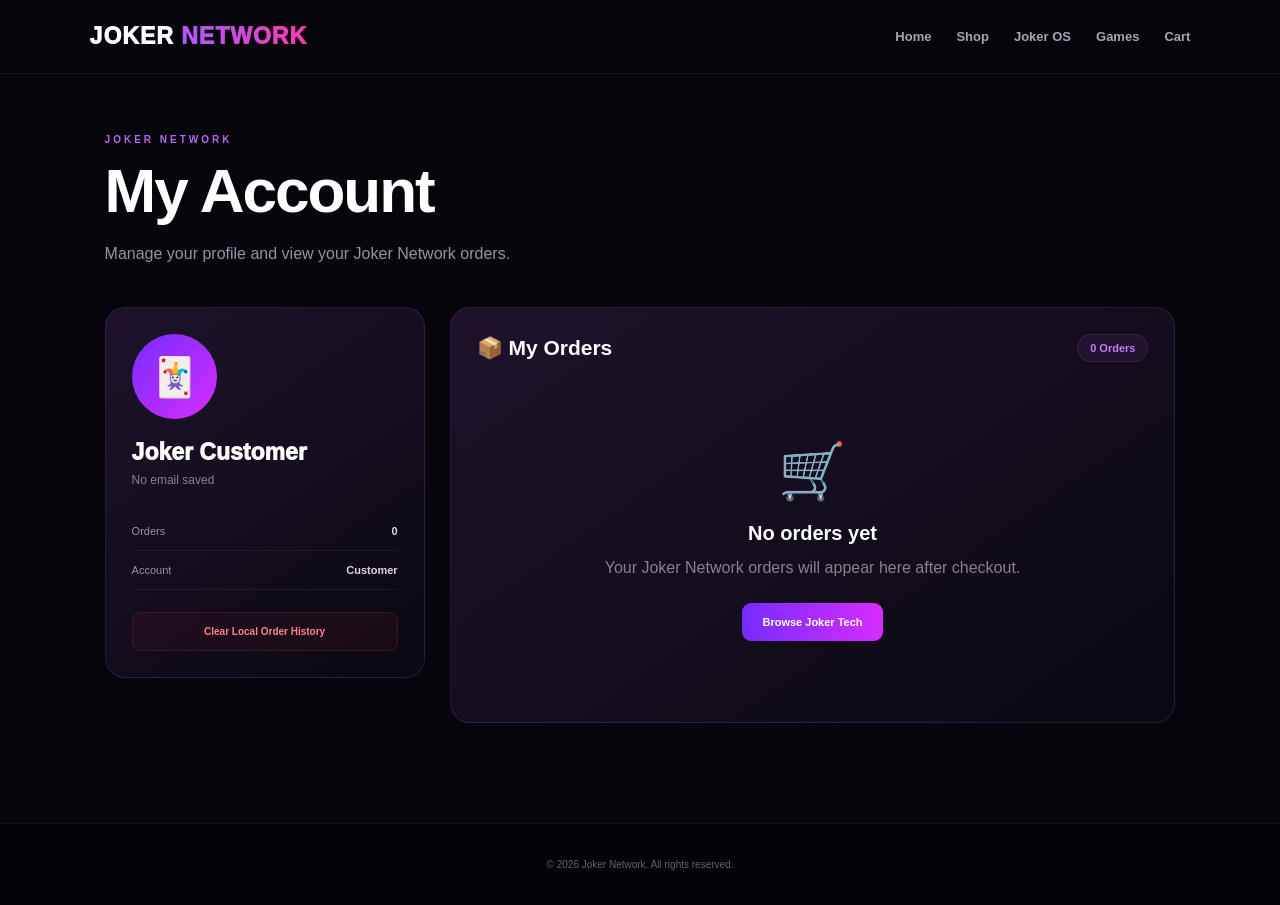
<file: account.html>
<!DOCTYPE html>
<html lang="en">
<head>
<meta charset="UTF-8">
<meta name="viewport" content="width=device-width, initial-scale=1.0">

<title>Joker Network | My Account</title>

<style>
* {
    box-sizing: border-box;
    margin: 0;
    padding: 0;
}

body {
    font-family: Arial, Helvetica, sans-serif;
    background: #07050c;
    color: #fff;
    min-height: 100vh;
}

a {
    text-decoration: none;
    color: inherit;
}

.navbar {
    position: sticky;
    top: 0;
    z-index: 1000;

    min-height: 74px;
    padding: 16px 7%;

    display: flex;
    align-items: center;
    justify-content: space-between;

    background: rgba(7,5,12,.92);
    border-bottom: 1px solid rgba(255,255,255,.07);

    backdrop-filter: blur(18px);
}

.logo {
    font-size: 23px;
    font-weight: 950;
    letter-spacing: 1px;
}

.logo-network {
    background: linear-gradient(90deg,#a75cff,#ff38b0);
    -webkit-background-clip: text;
    -webkit-text-fill-color: transparent;
}

.nav-links {
    display: flex;
    gap: 25px;
}

.nav-links a {
    color: #aaa3b2;
    font-size: 13px;
    font-weight: 700;
}

.nav-links a:hover {
    color: #d276ff;
}

.page {
    max-width: 1250px;
    margin: auto;
    padding: 60px 7% 100px;
}

.eyebrow {
    color: #b566ed;
    font-size: 10px;
    font-weight: 900;
    letter-spacing: 3px;
}

h1 {
    margin-top: 10px;
    font-size: clamp(38px,6vw,62px);
    letter-spacing: -2px;
}

.subtitle {
    margin-top: 14px;
    color: #99919f;
    line-height: 1.7;
}

.account-grid {
    margin-top: 40px;

    display: grid;
    grid-template-columns: 320px 1fr;
    gap: 25px;
}

.card {
    padding: 26px;

    border-radius: 20px;

    background:
        linear-gradient(
            145deg,
            rgba(31,19,45,.95),
            rgba(11,8,17,.98)
        );

    border: 1px solid rgba(190,100,255,.15);
}

.profile-card {
    height: fit-content;
}

.avatar {
    width: 85px;
    height: 85px;

    display: flex;
    align-items: center;
    justify-content: center;

    margin-bottom: 20px;

    border-radius: 50%;

    font-size: 38px;

    background:
        linear-gradient(
            135deg,
            #762cff,
            #d72cff
        );
}

.profile-name {
    font-size: 23px;
    font-weight: 950;
}

.profile-email {
    margin-top: 7px;

    color: #88818d;
    font-size: 12px;
    word-break: break-word;
}

.profile-info {
    margin-top: 25px;
}

.info-row {
    padding: 13px 0;

    display: flex;
    justify-content: space-between;
    gap: 15px;

    border-bottom: 1px solid rgba(255,255,255,.06);

    color: #99919f;
    font-size: 11px;
}

.info-row strong {
    color: #ddd6e1;
    text-align: right;
}

.orders-header {
    display: flex;
    align-items: center;
    justify-content: space-between;
    gap: 20px;

    margin-bottom: 22px;
}

.orders-header h2 {
    font-size: 21px;
}

.order-count {
    padding: 7px 12px;

    border-radius: 20px;

    color: #c778ff;
    background: rgba(190,100,255,.08);

    border: 1px solid rgba(190,100,255,.15);

    font-size: 11px;
    font-weight: 900;
}

.order-card {
    margin-bottom: 17px;
    padding: 20px;

    border-radius: 15px;

    background: rgba(255,255,255,.025);
    border: 1px solid rgba(255,255,255,.06);
}

.order-top {
    display: flex;
    justify-content: space-between;
    gap: 20px;
    align-items: flex-start;
}

.order-id {
    color: #c26cff;
    font-size: 12px;
    font-weight: 950;
}

.order-date {
    margin-top: 6px;

    color: #77717d;
    font-size: 10px;
}

.status {
    padding: 7px 10px;

    border-radius: 20px;

    color: #8cffb9;
    background: rgba(80,255,150,.07);

    border: 1px solid rgba(80,255,150,.12);

    font-size: 9px;
    font-weight: 900;
}

.product-name {
    margin-top: 20px;

    font-size: 17px;
    font-weight: 950;
}

.configuration {
    margin-top: 12px;

    display: grid;
    grid-template-columns: 1fr 1fr;
    gap: 8px 20px;
}

.configuration-item {
    padding: 9px 0;

    border-bottom: 1px solid rgba(255,255,255,.05);

    color: #88818d;
    font-size: 10px;
}

.configuration-item strong {
    display: block;

    margin-top: 4px;

    color: #ddd6e1;
    font-size: 11px;
}

.order-bottom {
    margin-top: 18px;
    padding-top: 17px;

    display: flex;
    justify-content: space-between;
    align-items: center;

    border-top: 1px solid rgba(255,255,255,.07);
}

.order-price {
    font-size: 19px;
    font-weight: 950;

    color: #c26cff;
}

.empty {
    padding: 55px 20px;

    text-align: center;
}

.empty-icon {
    font-size: 55px;
}

.empty h3 {
    margin-top: 18px;
    font-size: 20px;
}

.empty p {
    margin-top: 10px;

    color: #88818d;
    line-height: 1.6;
}

.shop-button {
    display: inline-block;

    margin-top: 22px;
    padding: 13px 20px;

    border-radius: 9px;

    background: linear-gradient(
        90deg,
        #762cff,
        #d72cff
    );

    font-size: 11px;
    font-weight: 900;
}

.danger-button {
    width: 100%;

    margin-top: 22px;
    padding: 13px;

    border-radius: 9px;

    background: rgba(255,60,90,.05);

    border: 1px solid rgba(255,60,90,.16);

    color: #ff8095;

    cursor: pointer;

    font-size: 10px;
    font-weight: 900;
}

.danger-button:hover {
    background: rgba(255,60,90,.1);
}

footer {
    padding: 35px 7%;

    background: #040308;

    border-top: 1px solid rgba(255,255,255,.06);

    text-align: center;

    color: #66606d;
    font-size: 10px;
}

@media(max-width:850px) {

    .account-grid {
        grid-template-columns: 1fr;
    }

}

@media(max-width:600px) {

    .nav-links {
        display: none;
    }

    .page {
        padding: 45px 5% 70px;
    }

    .configuration {
        grid-template-columns: 1fr;
    }

    .order-top {
        flex-direction: column;
    }

}
</style>
</head>

<body>

<header class="navbar">

    <a href="index.html" class="logo">
        JOKER
        <span class="logo-network">NETWORK</span>
    </a>

    <nav class="nav-links">

        <a href="index.html">Home</a>

        <a href="shop.html">Shop</a>

        <a href="joker-os.html">Joker OS</a>

        <a href="games.html">Games</a>

        <a href="cart.html">Cart</a>

    </nav>

</header>


<main class="page">

    <div class="eyebrow">
        JOKER NETWORK
    </div>

    <h1>
        My Account
    </h1>

    <p class="subtitle">
        Manage your profile and view your Joker Network orders.
    </p>


    <section class="account-grid">


        <!-- PROFILE -->

        <aside class="card profile-card">

            <div class="avatar">
                🃏
            </div>

            <div
                id="profileName"
                class="profile-name"
            >
                Joker Customer
            </div>

            <div
                id="profileEmail"
                class="profile-email"
            >
                No email saved
            </div>


            <div class="profile-info">

                <div class="info-row">

                    <span>
                        Orders
                    </span>

                    <strong id="profileOrders">
                        0
                    </strong>

                </div>

                <div class="info-row">

                    <span>
                        Account
                    </span>

                    <strong>
                        Customer
                    </strong>

                </div>

            </div>


            <button
                id="clearOrders"
                class="danger-button"
            >
                Clear Local Order History
            </button>

        </aside>


        <!-- ORDERS -->

        <section class="card">

            <div class="orders-header">

                <h2>
                    📦 My Orders
                </h2>

                <span
                    id="orderCount"
                    class="order-count"
                >
                    0 Orders
                </span>

            </div>


            <div id="ordersContainer">

                <!-- Orders inserted by JavaScript -->

            </div>

        </section>

    </section>

</main>


<footer>

    © 2026 Joker Network. All rights reserved.

</footer>


<script>

/* =========================================
   LOAD ORDERS
========================================= */

function getOrders() {

    try {

        return JSON.parse(
            localStorage.getItem(
                "jokerOrders"
            ) || "[]"
        );

    } catch(error) {

        return [];

    }

}


/* =========================================
   FORMAT PRICE
========================================= */

function formatPrice(price) {

    return "₹" +
        Number(price || 0)
            .toLocaleString("en-IN");

}


/* =========================================
   FORMAT DATE
========================================= */

function formatDate(date) {

    const d =
        new Date(date);

    if (isNaN(d.getTime())) {
        return "Date unavailable";
    }

    return d.toLocaleDateString(
        "en-IN",
        {
            day: "2-digit",
            month: "short",
            year: "numeric"
        }
    );

}


/* =========================================
   ESCAPE HTML
========================================= */

function escapeHTML(value) {

    return String(value ?? "")
        .replace(/&/g, "&amp;")
        .replace(/</g, "&lt;")
        .replace(/>/g, "&gt;")
        .replace(/"/g, "&quot;")
        .replace(/'/g, "&#039;");

}


/* =========================================
   DISPLAY ORDERS
========================================= */

function displayOrders() {

    const orders =
        getOrders();

    const container =
        document.getElementById(
            "ordersContainer"
        );

    const count =
        document.getElementById(
            "orderCount"
        );

    const profileOrders =
        document.getElementById(
            "profileOrders"
        );


    count.textContent =
        orders.length +
        (
            orders.length === 1
                ? " Order"
                : " Orders"
        );


    profileOrders.textContent =
        orders.length;


    if (!orders.length) {

        container.innerHTML = `

            <div class="empty">

                <div class="empty-icon">
                    🛒
                </div>

                <h3>
                    No orders yet
                </h3>

                <p>
                    Your Joker Network orders
                    will appear here after checkout.
                </p>

                <a
                    href="shop.html"
                    class="shop-button"
                >
                    Browse Joker Tech
                </a>

            </div>

        `;

        return;

    }


    /*
       Newest order first
    */

    const newestFirst =
        [...orders].reverse();


    container.innerHTML =
        newestFirst
            .map(
                (order) => {

                    const product =
                        order.product || {};

                    const customer =
                        order.customer || {};


                    return `

                        <article
                            class="order-card"
                        >

                            <div
                                class="order-top"
                            >

                                <div>

                                    <div
                                        class="order-id"
                                    >
                                        ${escapeHTML(
                                            order.orderId ||
                                            "Unknown Order"
                                        )}
                                    </div>

                                    <div
                                        class="order-date"
                                    >
                                        ${formatDate(
                                            order.createdAt
                                        )}
                                    </div>

                                </div>


                                <span
                                    class="status"
                                >
                                    ${escapeHTML(
                                        order.status ||
                                        "Order Received"
                                    )}
                                </span>

                            </div>


                            <div
                                class="product-name"
                            >
                                ${escapeHTML(
                                    product.product ||
                                    "Joker Tech PC"
                                )}
                            </div>


                            <div
                                class="configuration"
                            >

                                <div
                                    class="configuration-item"
                                >

                                    Processor

                                    <strong>
                                        ${escapeHTML(
                                            product.processor ||
                                            "Not specified"
                                        )}
                                    </strong>

                                </div>


                                <div
                                    class="configuration-item"
                                >

                                    RAM

                                    <strong>
                                        ${escapeHTML(
                                            product.ram ||
                                            "Not specified"
                                        )}
                                    </strong>

                                </div>


                                <div
                                    class="configuration-item"
                                >

                                    Storage

                                    <strong>
                                        ${escapeHTML(
                                            product.storage ||
                                            "Not specified"
                                        )}
                                    </strong>

                                </div>


                                <div
                                    class="configuration-item"
                                >

                                    Graphics

                                    <strong>
                                        ${escapeHTML(
                                            product.graphics ||
                                            "Integrated Graphics"
                                        )}
                                    </strong>

                                </div>

                            </div>


                            <div
                                class="order-bottom"
                            >

                                <div>

                                    <div
                                        style="
                                        color:#77717d;
                                        font-size:9px;
                                        margin-bottom:5px;
                                        "
                                    >
                                        ORDER TOTAL
                                    </div>

                                    <div
                                        class="order-price"
                                    >
                                        ${formatPrice(
                                            product.price
                                        )}
                                    </div>

                                </div>


                                <div
                                    style="
                                    text-align:right;
                                    color:#77717d;
                                    font-size:9px;
                                    line-height:1.6;
                                    "
                                >

                                    ${escapeHTML(
                                        customer.name ||
                                        "Customer"
                                    )}

                                    <br>

                                    ${escapeHTML(
                                        customer.state ||
                                        ""
                                    )}

                                </div>

                            </div>

                        </article>

                    `;

                }
            )
            .join("");

}


/* =========================================
   PROFILE INFORMATION
========================================= */

function loadProfile() {

    const orders =
        getOrders();


    if (!orders.length) {
        return;
    }


    /*
       Use latest customer's information
    */

    const latest =
        orders[orders.length - 1];


    const customer =
        latest.customer || {};


    if (customer.name) {

        document
            .getElementById(
                "profileName"
            )
            .textContent =
            customer.name;

    }


    if (customer.email) {

        document
            .getElementById(
                "profileEmail"
            )
            .textContent =
            customer.email;

    } else {

        document
            .getElementById(
                "profileEmail"
            )
            .textContent =
            "No email saved";

    }

}


/* =========================================
   CLEAR ORDERS
========================================= */

document
    .getElementById(
        "clearOrders"
    )
    .addEventListener(
        "click",
        function() {

            const orders =
                getOrders();


            if (!orders.length) {

                alert(
                    "There are no orders to clear."
                );

                return;

            }


            const confirmed =
                confirm(
                    "Are you sure you want to clear your local order history?"
                );


            if (!confirmed) {
                return;
            }


            localStorage.removeItem(
                "jokerOrders"
            );


            localStorage.removeItem(
                "jokerLastOrder"
            );


            displayOrders();


            document
                .getElementById(
                    "profileName"
                )
                .textContent =
                "Joker Customer";


            document
                .getElementById(
                    "profileEmail"
                )
                .textContent =
                "No email saved";

        }
    );


/* =========================================
   START
========================================= */

displayOrders();

loadProfile();

</script>

</body>
</html>
</file>
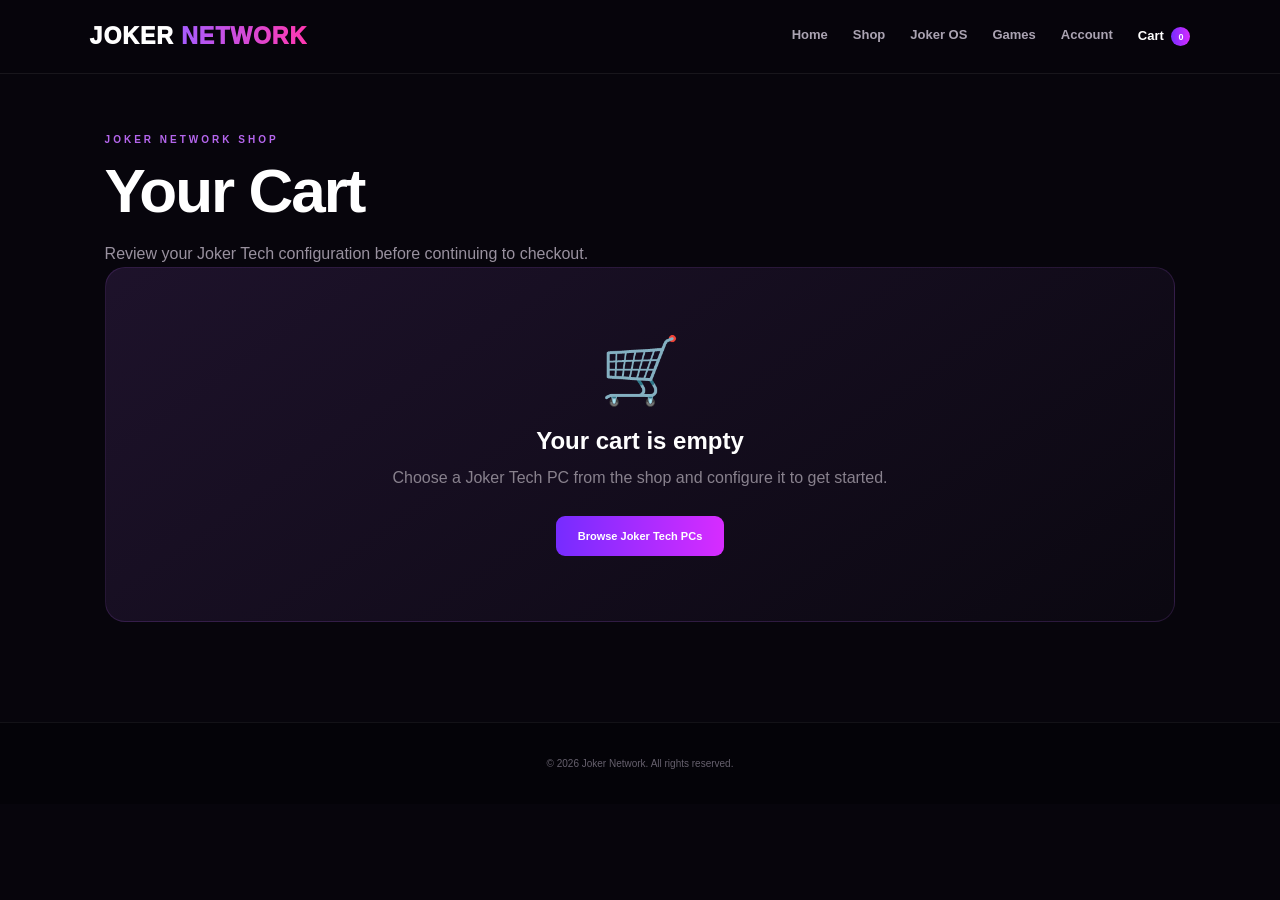
<file: cart.html>
<!DOCTYPE html>
<html lang="en">
<head>
<meta charset="UTF-8">
<meta name="viewport" content="width=device-width, initial-scale=1.0">

<title>Joker Network | Cart</title>

<style>
* {
    box-sizing: border-box;
    margin: 0;
    padding: 0;
}

body {
    font-family: Arial, Helvetica, sans-serif;
    background: #07050c;
    color: #fff;
    min-height: 100vh;
}

a {
    color: inherit;
    text-decoration: none;
}

.navbar {
    position: sticky;
    top: 0;
    z-index: 1000;

    min-height: 74px;
    padding: 16px 7%;

    display: flex;
    align-items: center;
    justify-content: space-between;

    background: rgba(7,5,12,.94);
    border-bottom: 1px solid rgba(255,255,255,.07);

    backdrop-filter: blur(18px);
}

.logo {
    font-size: 23px;
    font-weight: 950;
    letter-spacing: 1px;
}

.logo-network {
    background: linear-gradient(90deg,#a75cff,#ff38b0);
    -webkit-background-clip: text;
    -webkit-text-fill-color: transparent;
}

.nav-links {
    display: flex;
    gap: 25px;
}

.nav-links a {
    color: #aaa3b2;
    font-size: 13px;
    font-weight: 700;
}

.nav-links a:hover {
    color: #d276ff;
}

.cart-link {
    color: #fff !important;
}

.cart-badge {
    display: inline-flex;
    align-items: center;
    justify-content: center;

    min-width: 19px;
    height: 19px;

    margin-left: 4px;
    padding: 0 5px;

    border-radius: 20px;

    color: #fff;
    background: linear-gradient(90deg,#762cff,#d72cff);

    font-size: 9px;
    font-weight: 900;
}

.page {
    max-width: 1250px;
    margin: auto;
    padding: 60px 7% 100px;
}

.eyebrow {
    color: #b566ed;
    font-size: 10px;
    font-weight: 900;
    letter-spacing: 3px;
}

h1 {
    margin-top: 10px;
    font-size: clamp(38px,6vw,62px);
    letter-spacing: -2px;
}

.subtitle {
    margin-top: 14px;
    color: #99919f;
    line-height: 1.7;
}

.cart-grid {
    margin-top: 40px;

    display: grid;
    grid-template-columns: 1fr 350px;
    gap: 25px;
}

.card {
    padding: 26px;

    border-radius: 20px;

    background:
        linear-gradient(
            145deg,
            rgba(31,19,45,.95),
            rgba(11,8,17,.98)
        );

    border: 1px solid rgba(190,100,255,.15);
}

.card-title {
    display: flex;
    align-items: center;
    justify-content: space-between;

    margin-bottom: 22px;
}

.card-title h2 {
    font-size: 20px;
}

.item-count {
    color: #9e95a4;
    font-size: 11px;
}

.cart-item {
    padding: 20px;

    border-radius: 15px;

    background: rgba(255,255,255,.025);
    border: 1px solid rgba(255,255,255,.06);
}

.item-top {
    display: flex;
    justify-content: space-between;
    gap: 20px;
}

.product-name {
    font-size: 19px;
    font-weight: 950;
}

.product-type {
    margin-top: 6px;
    color: #827b87;
    font-size: 10px;
}

.remove-btn {
    border: 0;
    background: transparent;
    color: #ff718a;
    cursor: pointer;
    font-size: 10px;
    font-weight: 900;
}

.configuration {
    margin-top: 20px;

    display: grid;
    grid-template-columns: 1fr 1fr;
    gap: 8px 20px;
}

.configuration-item {
    padding: 10px 0;

    border-bottom: 1px solid rgba(255,255,255,.05);

    color: #827b87;
    font-size: 10px;
}

.configuration-item strong {
    display: block;
    margin-top: 5px;

    color: #ddd6e1;
    font-size: 11px;
}

.item-bottom {
    margin-top: 20px;
    padding-top: 18px;

    display: flex;
    align-items: center;
    justify-content: space-between;

    border-top: 1px solid rgba(255,255,255,.07);
}

.quantity-box {
    display: flex;
    align-items: center;
    gap: 12px;
}

.quantity-btn {
    width: 30px;
    height: 30px;

    border: 1px solid rgba(190,100,255,.2);
    border-radius: 7px;

    color: #fff;
    background: #120c19;

    cursor: pointer;
    font-size: 15px;
}

.quantity-btn:hover {
    border-color: #b766ef;
}

.quantity {
    min-width: 18px;
    text-align: center;
    font-size: 12px;
    font-weight: 900;
}

.item-price {
    color: #c26cff;
    font-size: 21px;
    font-weight: 950;
}

.summary-card {
    height: fit-content;
    position: sticky;
    top: 95px;
}

.summary-row {
    display: flex;
    justify-content: space-between;

    margin-bottom: 14px;

    color: #99919f;
    font-size: 12px;
}

.summary-row strong {
    color: #ddd6e1;
}

.total-row {
    margin-top: 20px;
    padding-top: 18px;

    display: flex;
    justify-content: space-between;

    border-top: 1px solid rgba(255,255,255,.08);

    font-size: 20px;
    font-weight: 950;
}

.total-price {
    color: #c26cff;
}

.checkout-btn,
.shop-btn {
    display: block;
    width: 100%;

    margin-top: 22px;
    padding: 15px;

    border-radius: 10px;

    text-align: center;

    font-size: 11px;
    font-weight: 900;
}

.checkout-btn {
    border: 0;

    color: #fff;

    background:
        linear-gradient(
            90deg,
            #762cff,
            #d72cff
        );

    cursor: pointer;
}

.checkout-btn:hover,
.shop-btn:hover {
    transform: translateY(-2px);
}

.shop-btn {
    color: #c778ff;
    background: rgba(190,100,255,.06);
    border: 1px solid rgba(190,100,255,.15);
}

.notice {
    margin-top: 18px;
    padding: 14px;

    border-radius: 10px;

    color: #89818e;
    background: rgba(100,50,160,.06);

    border: 1px solid rgba(180,100,255,.1);

    font-size: 10px;
    line-height: 1.6;
}

.empty {
    padding: 65px 20px;
    text-align: center;
}

.empty-icon {
    font-size: 65px;
}

.empty h2 {
    margin-top: 18px;
    font-size: 24px;
}

.empty p {
    margin-top: 10px;

    color: #88818d;
    line-height: 1.6;
}

.empty-btn {
    display: inline-block;

    margin-top: 25px;
    padding: 14px 22px;

    border-radius: 9px;

    background:
        linear-gradient(
            90deg,
            #762cff,
            #d72cff
        );

    font-size: 11px;
    font-weight: 900;
}

footer {
    padding: 35px 7%;

    background: #040308;

    border-top: 1px solid rgba(255,255,255,.06);

    text-align: center;

    color: #66606d;
    font-size: 10px;
}

@media(max-width:900px) {

    .cart-grid {
        grid-template-columns: 1fr;
    }

    .summary-card {
        position: static;
    }

}

@media(max-width:600px) {

    .nav-links {
        display: none;
    }

    .page {
        padding: 45px 5% 70px;
    }

    .configuration {
        grid-template-columns: 1fr;
    }

    .item-top {
        flex-direction: column;
    }

    .item-bottom {
        align-items: flex-start;
        gap: 15px;
        flex-direction: column;
    }

}
</style>
</head>

<body>

<header class="navbar">

    <a href="index.html" class="logo">
        JOKER
        <span class="logo-network">NETWORK</span>
    </a>

    <nav class="nav-links">

        <a href="index.html">Home</a>

        <a href="shop.html">Shop</a>

        <a href="joker-os.html">Joker OS</a>

        <a href="games.html">Games</a>

        <a href="account.html">Account</a>

        <a
            href="cart.html"
            class="cart-link"
        >
            Cart
            <span
                id="cartBadge"
                class="cart-badge"
            >
                0
            </span>
        </a>

    </nav>

</header>


<main class="page">

    <div class="eyebrow">
        JOKER NETWORK SHOP
    </div>

    <h1>
        Your Cart
    </h1>

    <p class="subtitle">
        Review your Joker Tech configuration before continuing to checkout.
    </p>


    <!-- CART -->

    <section
        id="cartSection"
        class="cart-grid"
    >

        <div class="card">

            <div class="card-title">

                <h2>
                    🛒 Cart Items
                </h2>

                <span
                    id="itemCount"
                    class="item-count"
                >
                    0 items
                </span>

            </div>


            <div id="cartItems">
                <!-- JavaScript -->
            </div>

        </div>


        <!-- SUMMARY -->

        <aside
            id="summaryCard"
            class="card summary-card"
        >

            <div class="card-title">

                <h2>
                    Order Summary
                </h2>

            </div>


            <div class="summary-row">

                <span>
                    Items
                </span>

                <strong id="summaryItems">
                    0
                </strong>

            </div>


            <div class="summary-row">

                <span>
                    Subtotal
                </span>

                <strong id="subtotal">
                    ₹0
                </strong>

            </div>


            <div class="summary-row">

                <span>
                    Delivery
                </span>

                <strong>
                    To be calculated
                </strong>

            </div>


            <div class="total-row">

                <span>
                    Total
                </span>

                <span
                    id="total"
                    class="total-price"
                >
                    ₹0
                </span>

            </div>


            <a
                href="checkout.html"
                id="checkoutButton"
                class="checkout-btn"
            >
                Proceed to Checkout →
            </a>


            <a
                href="shop.html"
                class="shop-btn"
            >
                ← Continue Shopping
            </a>


            <div class="notice">

                💾 Your configuration is stored locally in
                this browser and will be transferred to
                the checkout page.

            </div>

        </aside>

    </section>


    <!-- EMPTY CART -->

    <section
        id="emptySection"
        class="card empty"
        style="display:none;"
    >

        <div class="empty-icon">
            🛒
        </div>

        <h2>
            Your cart is empty
        </h2>

        <p>
            Choose a Joker Tech PC from the shop
            and configure it to get started.
        </p>

        <a
            href="shop.html"
            class="empty-btn"
        >
            Browse Joker Tech PCs
        </a>

    </section>

</main>


<footer>

    © 2026 Joker Network. All rights reserved.

</footer>


<script>

/* =========================================
   STORAGE
========================================= */

const CART_KEY =
    "jokerCartConfiguration";


/* =========================================
   ELEMENTS
========================================= */

const cartSection =
    document.getElementById(
        "cartSection"
    );

const emptySection =
    document.getElementById(
        "emptySection"
    );

const cartItems =
    document.getElementById(
        "cartItems"
    );

const itemCount =
    document.getElementById(
        "itemCount"
    );

const cartBadge =
    document.getElementById(
        "cartBadge"
    );

const summaryItems =
    document.getElementById(
        "summaryItems"
    );

const subtotal =
    document.getElementById(
        "subtotal"
    );

const total =
    document.getElementById(
        "total"
    );

const checkoutButton =
    document.getElementById(
        "checkoutButton"
    );


/* =========================================
   FORMAT PRICE
========================================= */

function formatPrice(price) {

    return "₹" +
        Number(price || 0)
        .toLocaleString("en-IN");

}


/* =========================================
   ESCAPE HTML
========================================= */

function escapeHTML(value) {

    return String(value ?? "")
        .replace(/&/g, "&amp;")
        .replace(/</g, "&lt;")
        .replace(/>/g, "&gt;")
        .replace(/"/g, "&quot;")
        .replace(/'/g, "&#039;");

}


/* =========================================
   LOAD CART
========================================= */

function loadCart() {

    try {

        const data =
            localStorage.getItem(
                CART_KEY
            );

        if (!data) {
            return null;
        }

        return JSON.parse(data);

    } catch(error) {

        console.error(
            "Cart loading error:",
            error
        );

        return null;

    }

}


/* =========================================
   SAVE CART
========================================= */

function saveCart(configuration) {

    localStorage.setItem(
        CART_KEY,
        JSON.stringify(
            configuration
        )
    );

}


/* =========================================
   DISPLAY CART
========================================= */

function renderCart() {

    const config =
        loadCart();


    /* EMPTY */

    if (!config) {

        cartSection.style.display =
            "none";

        emptySection.style.display =
            "block";

        cartBadge.textContent =
            "0";

        return;

    }


    cartSection.style.display =
        "grid";

    emptySection.style.display =
        "none";


    /* DEFAULT QUANTITY */

    if (
        !config.quantity ||
        Number(config.quantity) < 1
    ) {

        config.quantity = 1;

        saveCart(config);

    }


    const quantity =
        Number(config.quantity);


    const price =
        Number(config.price || 0);


    const cartTotal =
        price * quantity;


    /* COUNTS */

    itemCount.textContent =
        quantity +
        (
            quantity === 1
                ? " item"
                : " items"
        );


    cartBadge.textContent =
        quantity;


    summaryItems.textContent =
        quantity;


    subtotal.textContent =
        formatPrice(cartTotal);


    total.textContent =
        formatPrice(cartTotal);


    /* PRODUCT */

    cartItems.innerHTML = `

        <article class="cart-item">

            <div class="item-top">

                <div>

                    <div class="product-name">

                        ${escapeHTML(
                            config.product ||
                            "Joker Tech PC"
                        )}

                    </div>

                    <div class="product-type">

                        Custom PC Configuration

                    </div>

                </div>


                <button
                    class="remove-btn"
                    onclick="removeCart()"
                >
                    REMOVE
                </button>

            </div>


            <div class="configuration">


                <div class="configuration-item">

                    Processor

                    <strong>
                        ${escapeHTML(
                            config.processor ||
                            "Not specified"
                        )}
                    </strong>

                </div>


                <div class="configuration-item">

                    RAM

                    <strong>
                        ${escapeHTML(
                            config.ram ||
                            "Not specified"
                        )}
                    </strong>

                </div>


                <div class="configuration-item">

                    Storage

                    <strong>
                        ${escapeHTML(
                            config.storage ||
                            "Not specified"
                        )}
                    </strong>

                </div>


                <div class="configuration-item">

                    Graphics

                    <strong>
                        ${escapeHTML(
                            config.graphics ||
                            "Integrated Graphics"
                        )}
                    </strong>

                </div>


                <div class="configuration-item">

                    Display

                    <strong>
                        ${escapeHTML(
                            config.monitor ||
                            "Monitor Included"
                        )}
                    </strong>

                </div>


                <div class="configuration-item">

                    Accessories

                    <strong>
                        Monitor + Keyboard + Mouse + Speaker
                    </strong>

                </div>


            </div>


            <div class="item-bottom">


                <div class="quantity-box">

                    <button
                        class="quantity-btn"
                        onclick="changeQuantity(-1)"
                    >
                        −
                    </button>


                    <span
                        id="quantity"
                        class="quantity"
                    >
                        ${quantity}
                    </span>


                    <button
                        class="quantity-btn"
                        onclick="changeQuantity(1)"
                    >
                        +
                    </button>

                </div>


                <div class="item-price">

                    ${formatPrice(cartTotal)}

                </div>


            </div>

        </article>

    `;

}


/* =========================================
   CHANGE QUANTITY
========================================= */

function changeQuantity(amount) {

    const config =
        loadCart();


    if (!config) {
        return;
    }


    let quantity =
        Number(config.quantity || 1);


    quantity += amount;


    if (quantity < 1) {
        quantity = 1;
    }


    /*
       Maximum quantity is 10
    */

    if (quantity > 10) {
        quantity = 10;
    }


    config.quantity =
        quantity;


    saveCart(config);


    renderCart();

}


/* =========================================
   REMOVE CART
========================================= */

function removeCart() {

    const confirmed =
        confirm(
            "Remove this configuration from your cart?"
        );


    if (!confirmed) {
        return;
    }


    localStorage.removeItem(
        CART_KEY
    );


    renderCart();

}


/* =========================================
   CHECKOUT
========================================= */

checkoutButton.addEventListener(
    "click",
    function(event) {

        const config =
            loadCart();


        if (!config) {

            event.preventDefault();

            alert(
                "Your cart is empty."
            );

            return;

        }


        /*
           Checkout already reads
           jokerCartConfiguration.
        */

    }
);


/* =========================================
   START
========================================= */

renderCart();

</script>

</body>
</html>
</file>
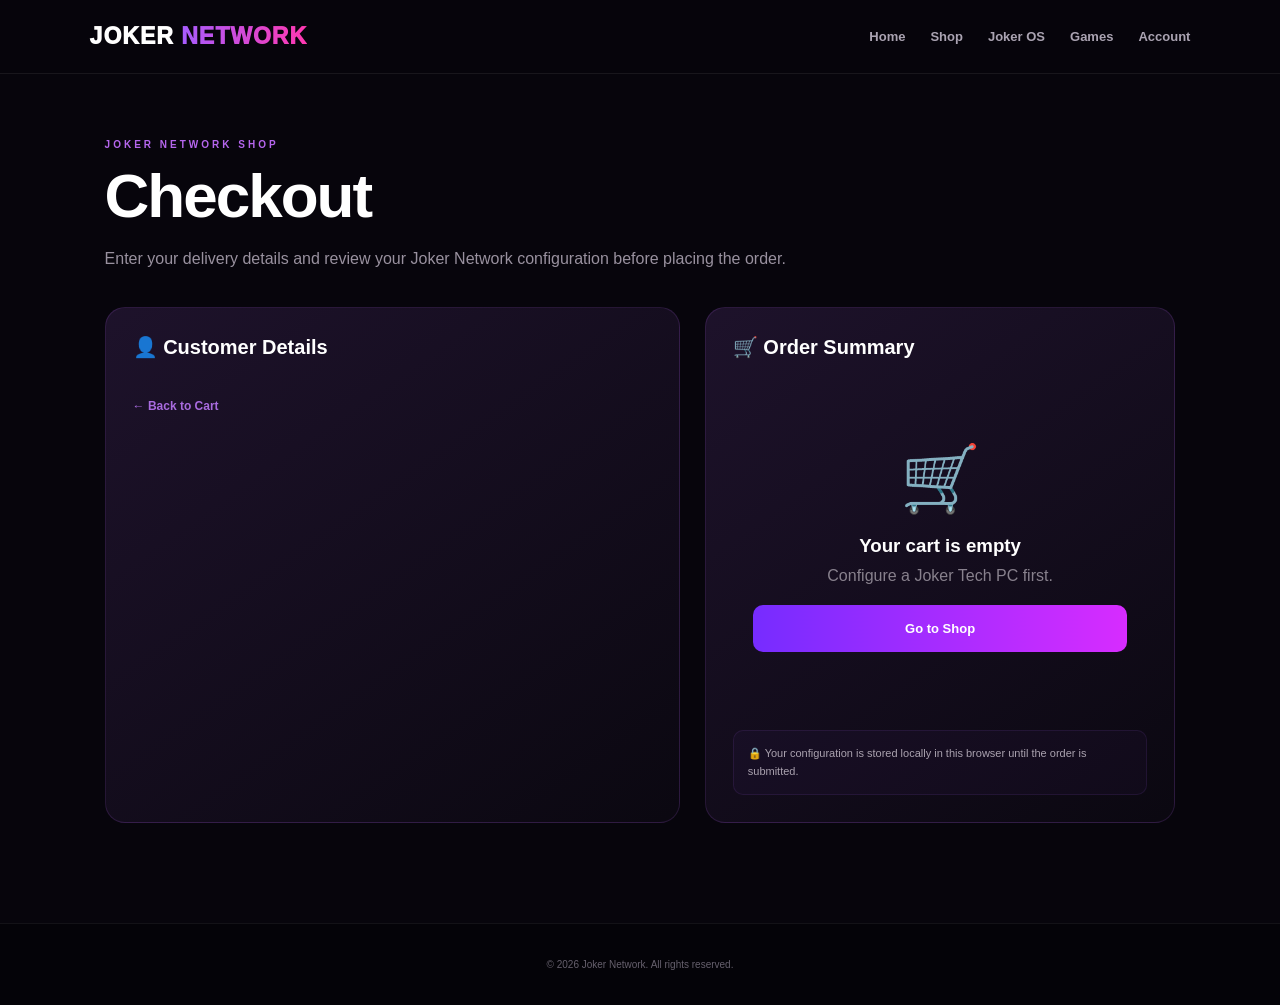
<file: checkout.html>
<!DOCTYPE html>
<html lang="en">
<head>
    <meta charset="UTF-8">
    <meta name="viewport" content="width=device-width, initial-scale=1.0">

    <title>Joker Network | Checkout</title>

    <style>
        * {
            box-sizing: border-box;
            margin: 0;
            padding: 0;
        }

        body {
            font-family: Arial, Helvetica, sans-serif;
            background: #07050c;
            color: #fff;
            min-height: 100vh;
        }

        a {
            color: inherit;
            text-decoration: none;
        }

        .navbar {
            position: sticky;
            top: 0;
            z-index: 1000;

            min-height: 74px;
            padding: 16px 7%;

            display: flex;
            align-items: center;
            justify-content: space-between;

            background: rgba(7,5,12,.9);
            border-bottom: 1px solid rgba(255,255,255,.07);

            backdrop-filter: blur(18px);
        }

        .logo {
            font-size: 23px;
            font-weight: 950;
            letter-spacing: 1px;
        }

        .logo-network {
            background: linear-gradient(90deg,#a75cff,#ff38b0);
            -webkit-background-clip: text;
            -webkit-text-fill-color: transparent;
        }

        .nav-links {
            display: flex;
            gap: 25px;
        }

        .nav-links a {
            color: #aaa3b2;
            font-size: 13px;
            font-weight: 700;
        }

        .nav-links a:hover {
            color: #d276ff;
        }

        .page {
            max-width: 1250px;
            margin: auto;
            padding: 65px 7% 100px;
        }

        .heading {
            margin-bottom: 35px;
        }

        .eyebrow {
            color: #b566ed;
            font-size: 10px;
            font-weight: 900;
            letter-spacing: 3px;
        }

        h1 {
            margin-top: 10px;
            font-size: clamp(38px, 6vw, 62px);
            letter-spacing: -2px;
        }

        .subtitle {
            margin-top: 14px;
            color: #99919f;
            line-height: 1.7;
        }

        .checkout-grid {
            display: grid;
            grid-template-columns: 1.1fr .9fr;
            gap: 25px;
        }

        .card {
            padding: 27px;
            border-radius: 20px;

            background:
                linear-gradient(
                    145deg,
                    rgba(31,19,45,.95),
                    rgba(11,8,17,.98)
                );

            border: 1px solid rgba(190,100,255,.15);
        }

        .card h2 {
            margin-bottom: 22px;
            font-size: 20px;
        }

        .form-group {
            margin-bottom: 17px;
        }

        label {
            display: block;
            margin-bottom: 8px;

            color: #c8c0cd;
            font-size: 12px;
            font-weight: 700;
        }

        input,
        textarea,
        select {
            width: 100%;

            padding: 14px;

            color: #fff;
            background: #120c19;

            border: 1px solid rgba(190,100,255,.18);
            border-radius: 10px;

            outline: none;
        }

        input:focus,
        textarea:focus,
        select:focus {
            border-color: #bd68ff;
        }

        textarea {
            min-height: 110px;
            resize: vertical;
        }

        .two-columns {
            display: grid;
            grid-template-columns: 1fr 1fr;
            gap: 14px;
        }

        .order-product {
            padding: 18px;

            border-radius: 13px;

            background: rgba(255,255,255,.025);
            border: 1px solid rgba(255,255,255,.06);
        }

        .product-name {
            font-size: 18px;
            font-weight: 900;
        }

        .configuration {
            margin-top: 17px;
        }

        .configuration-row {
            display: flex;
            justify-content: space-between;
            gap: 15px;

            padding: 9px 0;

            border-bottom: 1px solid rgba(255,255,255,.05);

            color: #aaa2af;
            font-size: 11px;
        }

        .configuration-row:last-child {
            border-bottom: 0;
        }

        .configuration-row strong {
            color: #e0d9e3;
            text-align: right;
        }

        .price-summary {
            margin-top: 25px;
            padding-top: 20px;

            border-top: 1px solid rgba(255,255,255,.08);
        }

        .price-line {
            display: flex;
            justify-content: space-between;

            margin-bottom: 13px;

            color: #99919f;
            font-size: 12px;
        }

        .total-line {
            display: flex;
            justify-content: space-between;

            margin-top: 15px;
            padding-top: 17px;

            border-top: 1px solid rgba(255,255,255,.08);

            font-size: 20px;
            font-weight: 950;
        }

        .total-price {
            color: #c26cff;
        }

        .notice {
            margin-top: 18px;
            padding: 14px;

            border-radius: 10px;

            color: #aaa2af;
            background: rgba(100,50,160,.06);

            border: 1px solid rgba(180,100,255,.1);

            font-size: 11px;
            line-height: 1.6;
        }

        .button {
            width: 100%;

            margin-top: 20px;
            padding: 16px;

            border: 0;
            border-radius: 10px;

            color: #fff;

            background:
                linear-gradient(
                    90deg,
                    #762cff,
                    #d72cff
                );

            font-size: 13px;
            font-weight: 900;

            cursor: pointer;

            transition: .25s;
        }

        .button:hover {
            transform: translateY(-2px);
        }

        .back-button {
            display: inline-block;

            margin-top: 18px;

            color: #a96bdf;
            font-size: 12px;
            font-weight: 700;
        }

        .empty {
            text-align: center;
            padding: 60px 20px;
        }

        .empty-icon {
            font-size: 65px;
            margin-bottom: 18px;
        }

        .empty p {
            color: #88818d;
            margin-top: 10px;
        }

        .success {
            display: none;

            max-width: 700px;
            margin: 60px auto;

            padding: 40px;

            text-align: center;

            border-radius: 22px;

            background:
                linear-gradient(
                    145deg,
                    rgba(31,19,45,.95),
                    rgba(11,8,17,.98)
                );

            border: 1px solid rgba(140,255,185,.2);
        }

        .success-icon {
            font-size: 70px;
        }

        .success h2 {
            margin-top: 18px;
            font-size: 30px;
        }

        .order-id {
            margin-top: 15px;
            color: #8cffb9;
            font-weight: 900;
        }

        .success-text {
            margin-top: 15px;
            color: #99919f;
            line-height: 1.7;
        }

        footer {
            padding: 35px 7%;

            background: #040308;

            border-top: 1px solid rgba(255,255,255,.06);

            text-align: center;

            color: #66606d;
            font-size: 10px;
        }

        @media (max-width: 850px) {
            .checkout-grid {
                grid-template-columns: 1fr;
            }
        }

        @media (max-width: 600px) {
            .nav-links {
                display: none;
            }

            .page {
                padding: 45px 5% 70px;
            }

            .two-columns {
                grid-template-columns: 1fr;
            }

            .card {
                padding: 21px;
            }
        }
    </style>
</head>

<body>

<header class="navbar">

    <a href="index.html" class="logo">
        JOKER
        <span class="logo-network">NETWORK</span>
    </a>

    <nav class="nav-links">
        <a href="index.html">Home</a>
        <a href="shop.html">Shop</a>
        <a href="joker-os.html">Joker OS</a>
        <a href="games.html">Games</a>
        <a href="account.html">Account</a>
    </nav>

</header>


<main class="page">

    <div class="heading">

        <div class="eyebrow">
            JOKER NETWORK SHOP
        </div>

        <h1>
            Checkout
        </h1>

        <p class="subtitle">
            Enter your delivery details and review your
            Joker Network configuration before placing the order.
        </p>

    </div>


    <!-- CHECKOUT -->

    <section id="checkoutSection" class="checkout-grid">


        <!-- CUSTOMER DETAILS -->

        <div class="card">

            <h2>
                👤 Customer Details
            </h2>

            <form id="checkoutForm">

                <div class="form-group">

                    <label for="customerName">
                        Full Name *
                    </label>

                    <input
                        id="customerName"
                        name="customerName"
                        type="text"
                        placeholder="Enter your full name"
                        required
                    >

                </div>


                <div class="two-columns">

                    <div class="form-group">

                        <label for="mobile">
                            Mobile Number *
                        </label>

                        <input
                            id="mobile"
                            name="mobile"
                            type="tel"
                            inputmode="numeric"
                            maxlength="10"
                            pattern="[0-9]{10}"
                            placeholder="10-digit mobile number"
                            required
                        >

                    </div>


                    <div class="form-group">

                        <label for="email">
                            Email
                        </label>

                        <input
                            id="email"
                            name="email"
                            type="email"
                            placeholder="your@email.com"
                        >

                    </div>

                </div>


                <div class="form-group">

                    <label for="address">
                        Full Delivery Address *
                    </label>

                    <textarea
                        id="address"
                        name="address"
                        placeholder="House / Flat / Street / Area"
                        required
                    ></textarea>

                </div>


                <div class="two-columns">

                    <div class="form-group">

                        <label for="state">
                            State *
                        </label>

                        <select
                            id="state"
                            name="state"
                            required
                        >

                            <option value="">
                                Select State
                            </option>

                            <option>
                                Andhra Pradesh
                            </option>

                            <option>
                                Arunachal Pradesh
                            </option>

                            <option>
                                Assam
                            </option>

                            <option>
                                Bihar
                            </option>

                            <option>
                                Chhattisgarh
                            </option>

                            <option>
                                Delhi
                            </option>

                            <option>
                                Goa
                            </option>

                            <option>
                                Gujarat
                            </option>

                            <option>
                                Haryana
                            </option>

                            <option>
                                Himachal Pradesh
                            </option>

                            <option>
                                Jharkhand
                            </option>

                            <option>
                                Karnataka
                            </option>

                            <option>
                                Kerala
                            </option>

                            <option>
                                Madhya Pradesh
                            </option>

                            <option>
                                Maharashtra
                            </option>

                            <option>
                                Manipur
                            </option>

                            <option>
                                Meghalaya
                            </option>

                            <option>
                                Mizoram
                            </option>

                            <option>
                                Nagaland
                            </option>

                            <option>
                                Odisha
                            </option>

                            <option>
                                Punjab
                            </option>

                            <option>
                                Rajasthan
                            </option>

                            <option>
                                Sikkim
                            </option>

                            <option>
                                Tamil Nadu
                            </option>

                            <option>
                                Telangana
                            </option>

                            <option>
                                Tripura
                            </option>

                            <option>
                                Uttar Pradesh
                            </option>

                            <option>
                                Uttarakhand
                            </option>

                            <option>
                                West Bengal
                            </option>

                        </select>

                    </div>


                    <div class="form-group">

                        <label for="pin">
                            PIN Code *
                        </label>

                        <input
                            id="pin"
                            name="pin"
                            type="text"
                            inputmode="numeric"
                            maxlength="6"
                            pattern="[0-9]{6}"
                            placeholder="6-digit PIN"
                            required
                        >

                    </div>

                </div>


                <div class="form-group">

                    <label for="landmark">
                        Landmark
                    </label>

                    <input
                        id="landmark"
                        name="landmark"
                        type="text"
                        placeholder="Nearby landmark (optional)"
                    >

                </div>


                <button
                    type="submit"
                    class="button"
                >
                    ✅ Place Order
                </button>

            </form>


            <a
                href="cart.html"
                class="back-button"
            >
                ← Back to Cart
            </a>

        </div>


        <!-- ORDER SUMMARY -->

        <div class="card">

            <h2>
                🛒 Order Summary
            </h2>


            <div
                id="orderContent"
            >

                <!-- JavaScript fills this -->

            </div>


            <div class="notice">

                🔒 Your configuration is stored locally in
                this browser until the order is submitted.

            </div>

        </div>

    </section>


    <!-- SUCCESS -->

    <section
        id="successSection"
        class="success"
    >

        <div class="success-icon">
            ✅
        </div>

        <h2>
            Order Created Successfully
        </h2>

        <div
            id="orderId"
            class="order-id"
        >
        </div>

        <p class="success-text">

            Thank you for choosing Joker Network.
            Your order information has been saved locally.
            Our next checkout upgrade can connect this
            order system to your actual business backend
            and payment gateway.

        </p>

        <a
            href="shop.html"
            class="button"
            style="display:block;"
        >
            Continue Shopping
        </a>

    </section>

</main>


<footer>

    © 2026 Joker Network. All rights reserved.

</footer>


<script>

    /* =========================================
       LOAD CART CONFIGURATION
    ========================================= */

    const savedConfiguration =
        localStorage.getItem(
            "jokerCartConfiguration"
        );


    const checkoutSection =
        document.getElementById(
            "checkoutSection"
        );


    const successSection =
        document.getElementById(
            "successSection"
        );


    const orderContent =
        document.getElementById(
            "orderContent"
        );


    /* =========================================
       FORMAT PRICE
    ========================================= */

    function formatPrice(price) {

        return "₹" +
            Number(price).toLocaleString(
                "en-IN"
            );

    }


    /* =========================================
       DISPLAY ORDER
    ========================================= */

    function displayOrder() {

        if (!savedConfiguration) {

            orderContent.innerHTML = `

                <div class="empty">

                    <div class="empty-icon">
                        🛒
                    </div>

                    <h3>
                        Your cart is empty
                    </h3>

                    <p>
                        Configure a Joker Tech PC first.
                    </p>

                    <a
                        href="shop.html"
                        class="button"
                        style="display:block;"
                    >
                        Go to Shop
                    </a>

                </div>

            `;

            document
                .getElementById(
                    "checkoutForm"
                )
                .style.display = "none";

            return;
        }


        const config =
            JSON.parse(
                savedConfiguration
            );


        orderContent.innerHTML = `

            <div class="order-product">

                <div class="product-name">
                    ${config.product}
                </div>

                <div class="configuration">

                    <div class="configuration-row">
                        <span>Processor</span>
                        <strong>${config.processor}</strong>
                    </div>

                    <div class="configuration-row">
                        <span>RAM</span>
                        <strong>${config.ram}</strong>
                    </div>

                    <div class="configuration-row">
                        <span>Storage</span>
                        <strong>${config.storage}</strong>
                    </div>

                    <div class="configuration-row">
                        <span>Graphics</span>
                        <strong>${config.graphics}</strong>
                    </div>

                </div>

            </div>


            <div class="price-summary">

                <div class="price-line">

                    <span>
                        Product
                    </span>

                    <strong>
                        ${formatPrice(config.price)}
                    </strong>

                </div>


                <div class="price-line">

                    <span>
                        Delivery
                    </span>

                    <strong>
                        To be calculated
                    </strong>

                </div>


                <div class="total-line">

                    <span>
                        Total
                    </span>

                    <span class="total-price">
                        ${formatPrice(config.price)}
                    </span>

                </div>

            </div>

        `;

    }


    displayOrder();


    /* =========================================
       GENERATE ORDER ID
    ========================================= */

    function generateOrderId() {

        const now =
            new Date();


        const date =
            now.getFullYear().toString() +
            String(
                now.getMonth() + 1
            ).padStart(2, "0") +
            String(
                now.getDate()
            ).padStart(2, "0");


        const random =
            Math.floor(
                1000 +
                Math.random() * 9000
            );


        return "JNK-" +
            date +
            "-" +
            random;

    }


    /* =========================================
       PLACE ORDER
    ========================================= */

    document
        .getElementById(
            "checkoutForm"
        )
        .addEventListener(
            "submit",
            function(event) {

                event.preventDefault();


                if (!savedConfiguration) {

                    alert(
                        "Your cart is empty."
                    );

                    return;

                }


                const form =
                    event.target;


                const customer = {

                    name:
                        document
                            .getElementById(
                                "customerName"
                            )
                            .value
                            .trim(),

                    mobile:
                        document
                            .getElementById(
                                "mobile"
                            )
                            .value
                            .trim(),

                    email:
                        document
                            .getElementById(
                                "email"
                            )
                            .value
                            .trim(),

                    address:
                        document
                            .getElementById(
                                "address"
                            )
                            .value
                            .trim(),

                    state:
                        document
                            .getElementById(
                                "state"
                            )
                            .value,

                    pin:
                        document
                            .getElementById(
                                "pin"
                            )
                            .value
                            .trim(),

                    landmark:
                        document
                            .getElementById(
                                "landmark"
                            )
                            .value
                            .trim()

                };


                const configuration =
                    JSON.parse(
                        savedConfiguration
                    );


                const orderId =
                    generateOrderId();


                const order = {

                    orderId:
                        orderId,

                    createdAt:
                        new Date()
                            .toISOString(),

                    customer:
                        customer,

                    product:
                        configuration,

                    status:
                        "Order Received"

                };


                /* SAVE ORDER */

                localStorage.setItem(
                    "jokerLastOrder",
                    JSON.stringify(
                        order
                    )
                );


                /* ADD TO ORDER HISTORY */

                const oldOrders =
                    JSON.parse(
                        localStorage.getItem(
                            "jokerOrders"
                        ) || "[]"
                    );


                oldOrders.push(
                    order
                );


                localStorage.setItem(
                    "jokerOrders",
                    JSON.stringify(
                        oldOrders
                    )
                );


                /* SHOW SUCCESS */

                checkoutSection.style.display =
                    "none";


                successSection.style.display =
                    "block";


                document
                    .getElementById(
                        "orderId"
                    )
                    .textContent =
                    "Order ID: " +
                    orderId;


                window.scrollTo({
                    top: 0,
                    behavior: "smooth"
                });

            }
        );

</script>

</body>
</html>
</file>
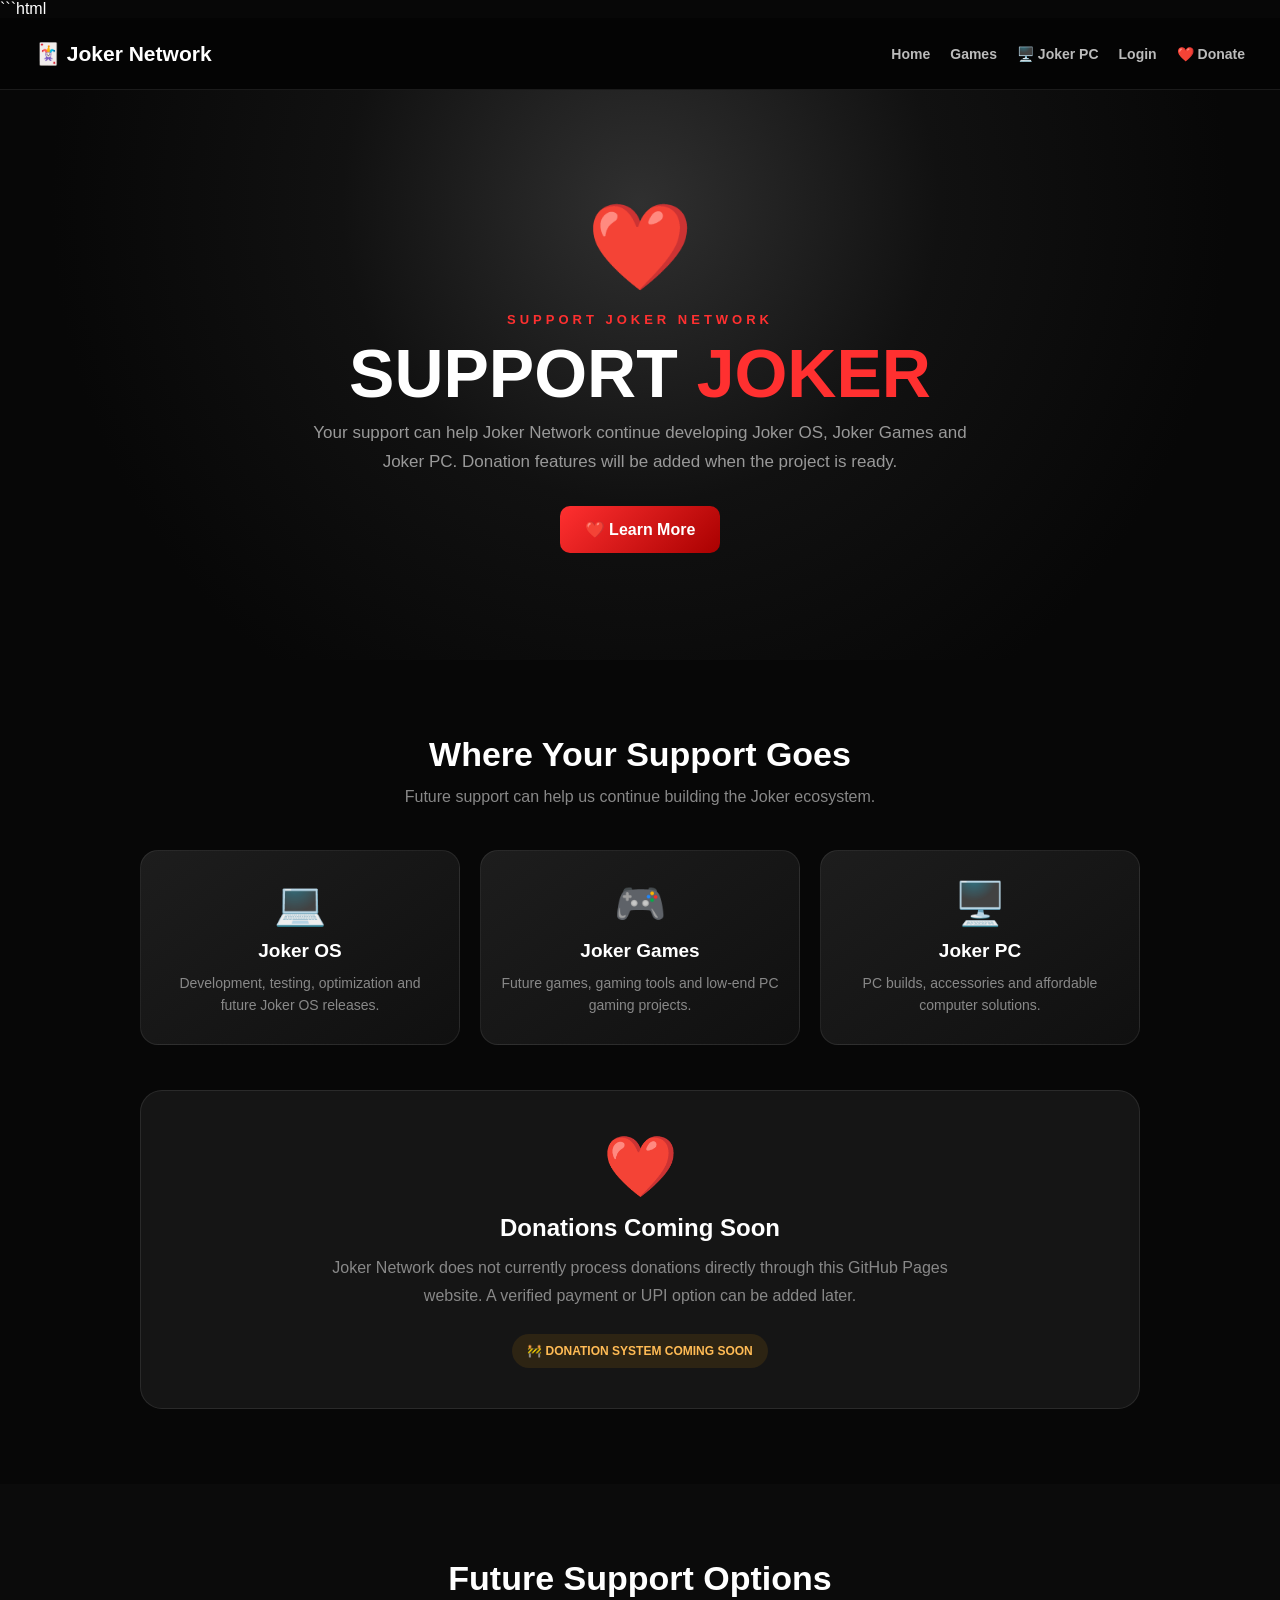
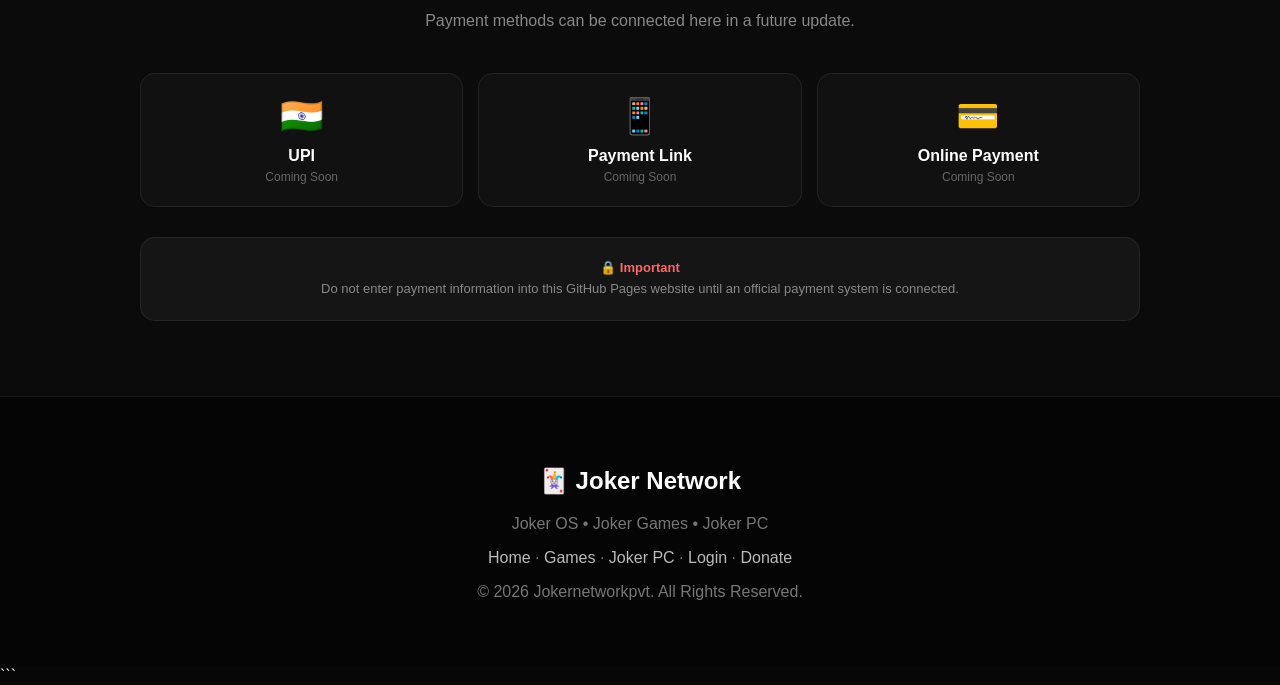
<file: donate.html>
```html
<!DOCTYPE html>
<html lang="en">

<head>

    <meta charset="UTF-8">

    <meta name="viewport"
          content="width=device-width, initial-scale=1.0">

    <meta name="description"
          content="Support Joker Network development">

    <title>Support Joker Network</title>


    <style>

        * {
            box-sizing: border-box;
        }


        html {
            scroll-behavior: smooth;
        }


        body {

            margin: 0;

            font-family:
                Arial,
                Helvetica,
                sans-serif;

            color: #ffffff;

            background: #070707;

        }


        a {

            color: inherit;

            text-decoration: none;

        }


        /* =========================
           HEADER
        ========================= */

        header {

            min-height: 72px;

            padding: 0 35px;

            display: flex;

            align-items: center;

            justify-content: space-between;

            gap: 20px;

            position: sticky;

            top: 0;

            z-index: 100;

            background:
                rgba(5,5,5,0.96);

            border-bottom:
                1px solid
                rgba(255,255,255,0.09);

            backdrop-filter:
                blur(10px);

        }


        .logo {

            font-size: 21px;

            font-weight: 900;

            white-space: nowrap;

        }


        nav {

            display: flex;

            gap: 20px;

            flex-wrap: wrap;

        }


        nav a {

            color: #bbbbbb;

            font-size: 14px;

            font-weight: 700;

        }


        nav a:hover {

            color: #ffffff;

        }


        /* =========================
           HERO
        ========================= */

        .hero {

            min-height: 570px;

            display: flex;

            align-items: center;

            justify-content: center;

            text-align: center;

            padding: 80px 20px;

            background:
                radial-gradient(
                    circle at 50% 20%,
                    #303030 0%,
                    #111111 38%,
                    #070707 75%
                );

        }


        .hero-content {

            max-width: 800px;

        }


        .heart {

            font-size: 85px;

            margin-bottom: 15px;

        }


        .tag {

            color: #ff3030;

            font-size: 13px;

            font-weight: 900;

            letter-spacing: 4px;

        }


        h1 {

            margin: 12px 0;

            font-size:
                clamp(40px, 7vw, 68px);

            line-height: 1;

        }


        h1 span {

            color: #ff3030;

        }


        .hero p {

            max-width: 680px;

            margin: auto;

            color: #999999;

            font-size: 17px;

            line-height: 1.7;

        }


        /* =========================
           BUTTON
        ========================= */

        .button {

            display: inline-block;

            margin-top: 30px;

            padding: 14px 25px;

            border-radius: 10px;

            background:
                linear-gradient(
                    135deg,
                    #ff3030,
                    #a90000
                );

            font-weight: 900;

        }


        /* =========================
           SECTION
        ========================= */

        section {

            padding: 75px 20px;

        }


        .container {

            max-width: 1000px;

            margin: auto;

        }


        .section-title {

            text-align: center;

            margin-bottom: 40px;

        }


        .section-title h2 {

            margin: 0 0 10px;

            font-size: 34px;

        }


        .section-title p {

            margin: 0;

            color: #888888;

            line-height: 1.6;

        }


        /* =========================
           SUPPORT CARDS
        ========================= */

        .cards {

            display:
                grid;

            grid-template-columns:
                repeat(3, 1fr);

            gap:
                20px;

        }


        .card {

            padding:
                28px 20px;

            text-align:
                center;

            border-radius:
                18px;

            background:
                linear-gradient(
                    145deg,
                    #1d1d1d,
                    #101010
                );

            border:
                1px solid
                rgba(255,255,255,0.08);

        }


        .card-icon {

            font-size:
                42px;

            margin-bottom:
                12px;

        }


        .card h3 {

            margin:
                0 0 10px;

            font-size:
                19px;

        }


        .card p {

            margin:
                0;

            color:
                #888888;

            line-height:
                1.6;

            font-size:
                14px;

        }


        /* =========================
           DONATION BOX
        ========================= */

        .donation-box {

            margin-top:
                45px;

            padding:
                40px 25px;

            text-align:
                center;

            border-radius:
                22px;

            background:
                #151515;

            border:
                1px solid
                rgba(255,255,255,0.09);

        }


        .donation-icon {

            font-size:
                60px;

        }


        .donation-box h2 {

            margin:
                12px 0;

        }


        .donation-box p {

            max-width:
                650px;

            margin:
                auto;

            color:
                #888888;

            line-height:
                1.7;

        }


        .coming-soon {

            display:
                inline-block;

            margin-top:
                25px;

            padding:
                10px 15px;

            border-radius:
                20px;

            background:
                rgba(255,170,0,0.10);

            color:
                #ffbb55;

            font-size:
                12px;

            font-weight:
                900;

        }


        /* =========================
           FUTURE PAYMENT
        ========================= */

        .payment-options {

            display:
                grid;

            grid-template-columns:
                repeat(3, 1fr);

            gap:
                15px;

            margin-top:
                30px;

        }


        .payment {

            padding:
                22px;

            text-align:
                center;

            border-radius:
                15px;

            background:
                #111111;

            border:
                1px solid
                rgba(255,255,255,0.07);

        }


        .payment-icon {

            font-size:
                35px;

            margin-bottom:
                10px;

        }


        .payment strong {

            display:
                block;

            margin-bottom:
                5px;

        }


        .payment span {

            color:
                #666666;

            font-size:
                12px;

        }


        /* =========================
           NOTICE
        ========================= */

        .notice {

            margin-top:
                30px;

            padding:
                20px;

            border-radius:
                15px;

            background:
                #151515;

            color:
                #888888;

            border:
                1px solid
                rgba(255,255,255,0.07);

            text-align:
                center;

            line-height:
                1.6;

            font-size:
                13px;

        }


        .notice strong {

            color:
                #ff6666;

        }


        /* =========================
           FOOTER
        ========================= */

        footer {

            padding:
                50px 20px;

            text-align:
                center;

            background:
                #050505;

            border-top:
                1px solid
                rgba(255,255,255,0.08);

            color:
                #777777;

        }


        footer h2 {

            color:
                #ffffff;

        }


        footer a {

            color:
                #bbbbbb;

        }


        footer a:hover {

            color:
                #ffffff;

        }


        /* =========================
           MOBILE
        ========================= */

        @media (max-width: 800px) {

            header {

                padding:
                    15px 20px;

                flex-direction:
                    column;

                align-items:
                    flex-start;

            }


            nav {

                gap:
                    11px;

            }


            .cards {

                grid-template-columns:
                    1fr;

            }


            .payment-options {

                grid-template-columns:
                    1fr;

            }

        }


        @media (max-width: 500px) {

            section {

                padding:
                    60px 15px;

            }


            .hero {

                min-height:
                    520px;

            }

        }

    </style>

</head>


<body>


<!-- =========================
     HEADER
========================= -->

<header>


    <div class="logo">

        🃏 Joker Network

    </div>


    <nav>

        <a href="index.html">
            Home
        </a>

        <a href="games.html">
            Games
        </a>

        <a href="shop.html">
            🖥️ Joker PC
        </a>

        <a href="login.html">
            Login
        </a>

        <a href="donate.html">
            ❤️ Donate
        </a>

    </nav>


</header>



<!-- =========================
     HERO
========================= -->

<section class="hero">


    <div class="hero-content">


        <div class="heart">

            ❤️

        </div>


        <div class="tag">

            SUPPORT JOKER NETWORK

        </div>


        <h1>

            SUPPORT
            <span>
                JOKER
            </span>

        </h1>


        <p>

            Your support can help Joker Network
            continue developing Joker OS,
            Joker Games and Joker PC.

            Donation features will be added
            when the project is ready.

        </p>


        <a
            href="#support"
            class="button"
        >

            ❤️ Learn More

        </a>


    </div>


</section>



<!-- =========================
     WHY SUPPORT
========================= -->

<section
    id="support"
>


    <div class="container">


        <div class="section-title">


            <h2>

                Where Your Support Goes

            </h2>


            <p>

                Future support can help us
                continue building the Joker
                ecosystem.

            </p>


        </div>



        <div class="cards">


            <div class="card">


                <div class="card-icon">

                    💻

                </div>


                <h3>

                    Joker OS

                </h3>


                <p>

                    Development, testing,
                    optimization and future
                    Joker OS releases.

                </p>


            </div>



            <div class="card">


                <div class="card-icon">

                    🎮

                </div>


                <h3>

                    Joker Games

                </h3>


                <p>

                    Future games, gaming tools
                    and low-end PC gaming
                    projects.

                </p>


            </div>



            <div class="card">


                <div class="card-icon">

                    🖥️

                </div>


                <h3>

                    Joker PC

                </h3>


                <p>

                    PC builds, accessories
                    and affordable computer
                    solutions.

                </p>


            </div>


        </div>



        <!-- =====================
             DONATION
        ====================== -->

        <div class="donation-box">


            <div class="donation-icon">

                ❤️

            </div>


            <h2>

                Donations Coming Soon

            </h2>


            <p>

                Joker Network does not currently
                process donations directly through
                this GitHub Pages website.

                A verified payment or UPI option
                can be added later.

            </p>


            <div class="coming-soon">

                🚧 DONATION SYSTEM COMING SOON

            </div>


        </div>


    </div>


</section>



<!-- =========================
     FUTURE PAYMENT METHODS
========================= -->

<section
    style="background:#0b0b0b;"
>


    <div class="container">


        <div class="section-title">


            <h2>

                Future Support Options

            </h2>


            <p>

                Payment methods can be connected
                here in a future update.

            </p>


        </div>



        <div class="payment-options">


            <div class="payment">


                <div class="payment-icon">
                    🇮🇳
                </div>


                <strong>
                    UPI
                </strong>


                <span>
                    Coming Soon
                </span>


            </div>



            <div class="payment">


                <div class="payment-icon">
                    📱
                </div>


                <strong>
                    Payment Link
                </strong>


                <span>
                    Coming Soon
                </span>


            </div>



            <div class="payment">


                <div class="payment-icon">
                    💳
                </div>


                <strong>
                    Online Payment
                </strong>


                <span>
                    Coming Soon
                </span>


            </div>


        </div>



        <div class="notice">


            <strong>
                🔒 Important
            </strong>

            <br>

            Do not enter payment information
            into this GitHub Pages website
            until an official payment system
            is connected.

        </div>


    </div>


</section>



<!-- =========================
     FOOTER
========================= -->

<footer>


    <h2>

        🃏 Joker Network

    </h2>


    <p>

        Joker OS • Joker Games • Joker PC

    </p>


    <p>

        <a href="index.html">
            Home
        </a>

        ·

        <a href="games.html">
            Games
        </a>

        ·

        <a href="shop.html">
            Joker PC
        </a>

        ·

        <a href="login.html">
            Login
        </a>

        ·

        <a href="donate.html">
            Donate
        </a>

    </p>


    <p>

        © 2026 Jokernetworkpvt.
        All Rights Reserved.

    </p>


</footer>


</body>

</html>
```
</file>
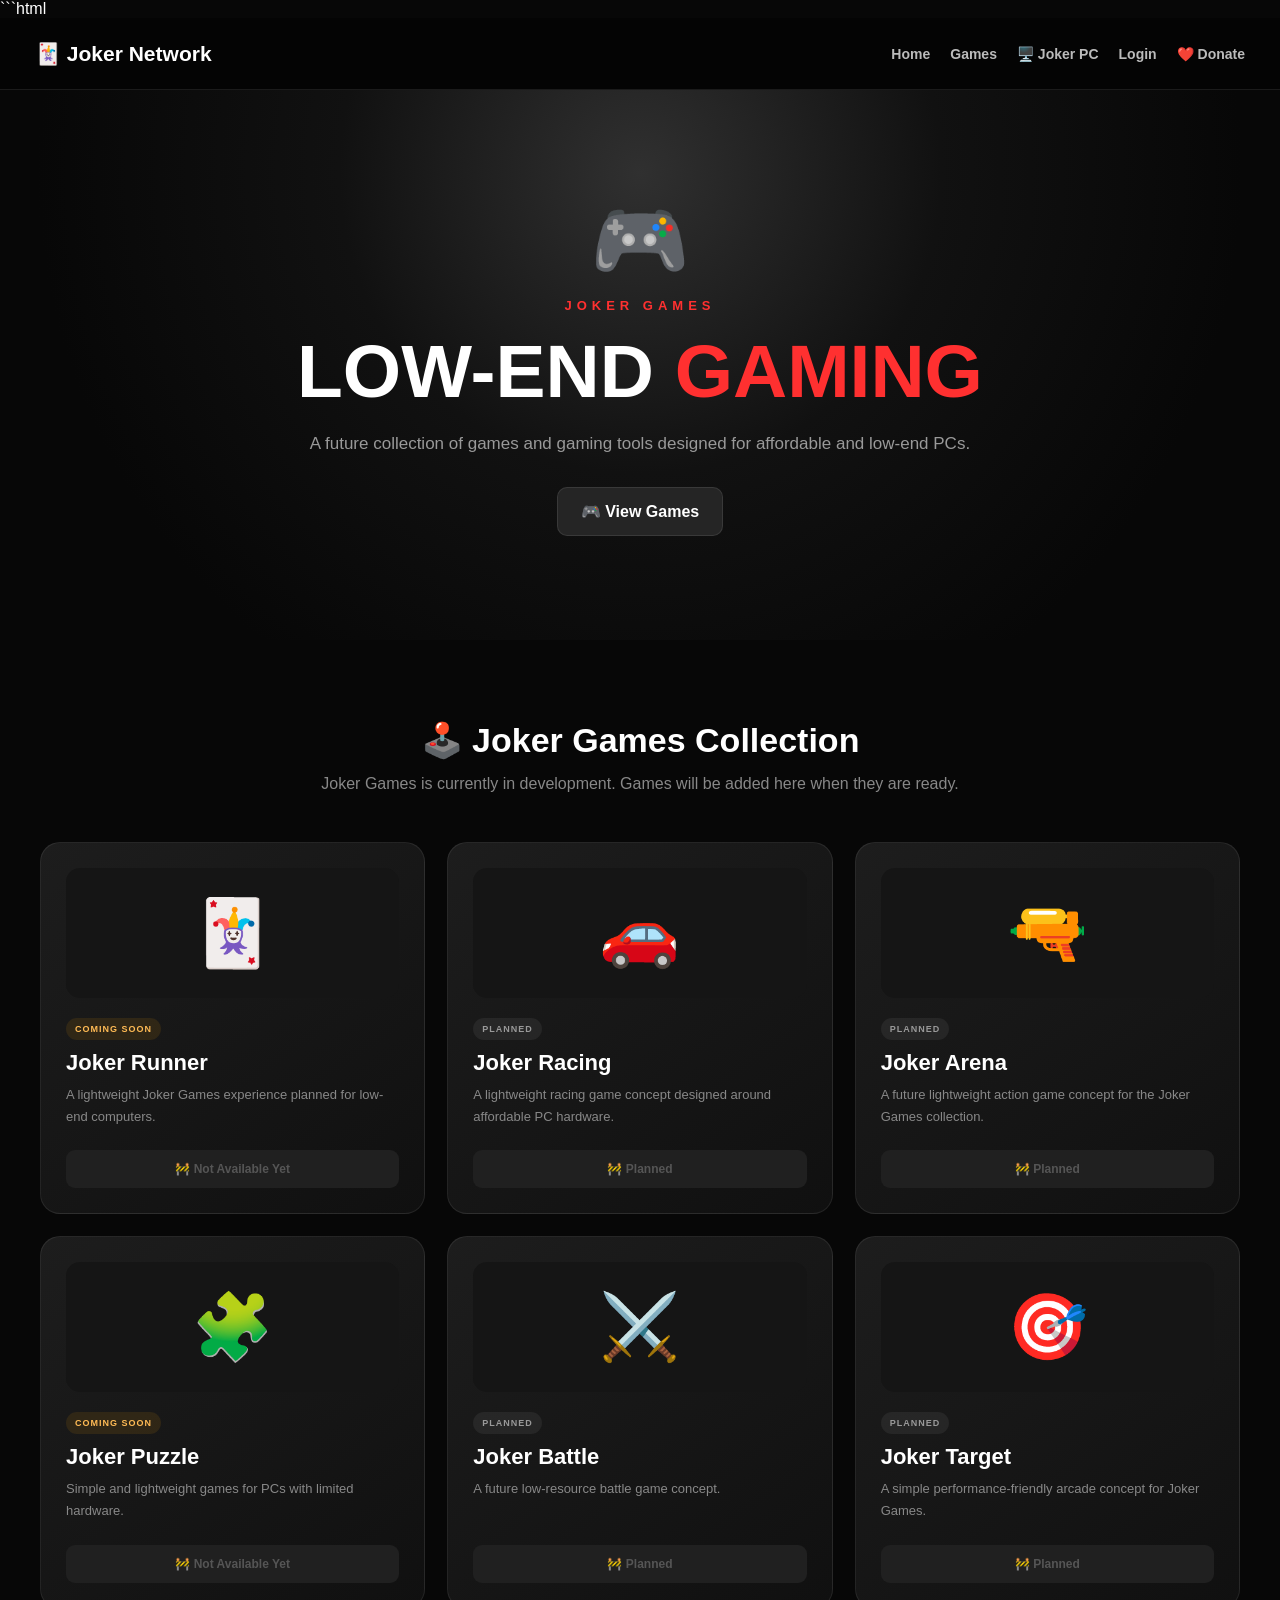
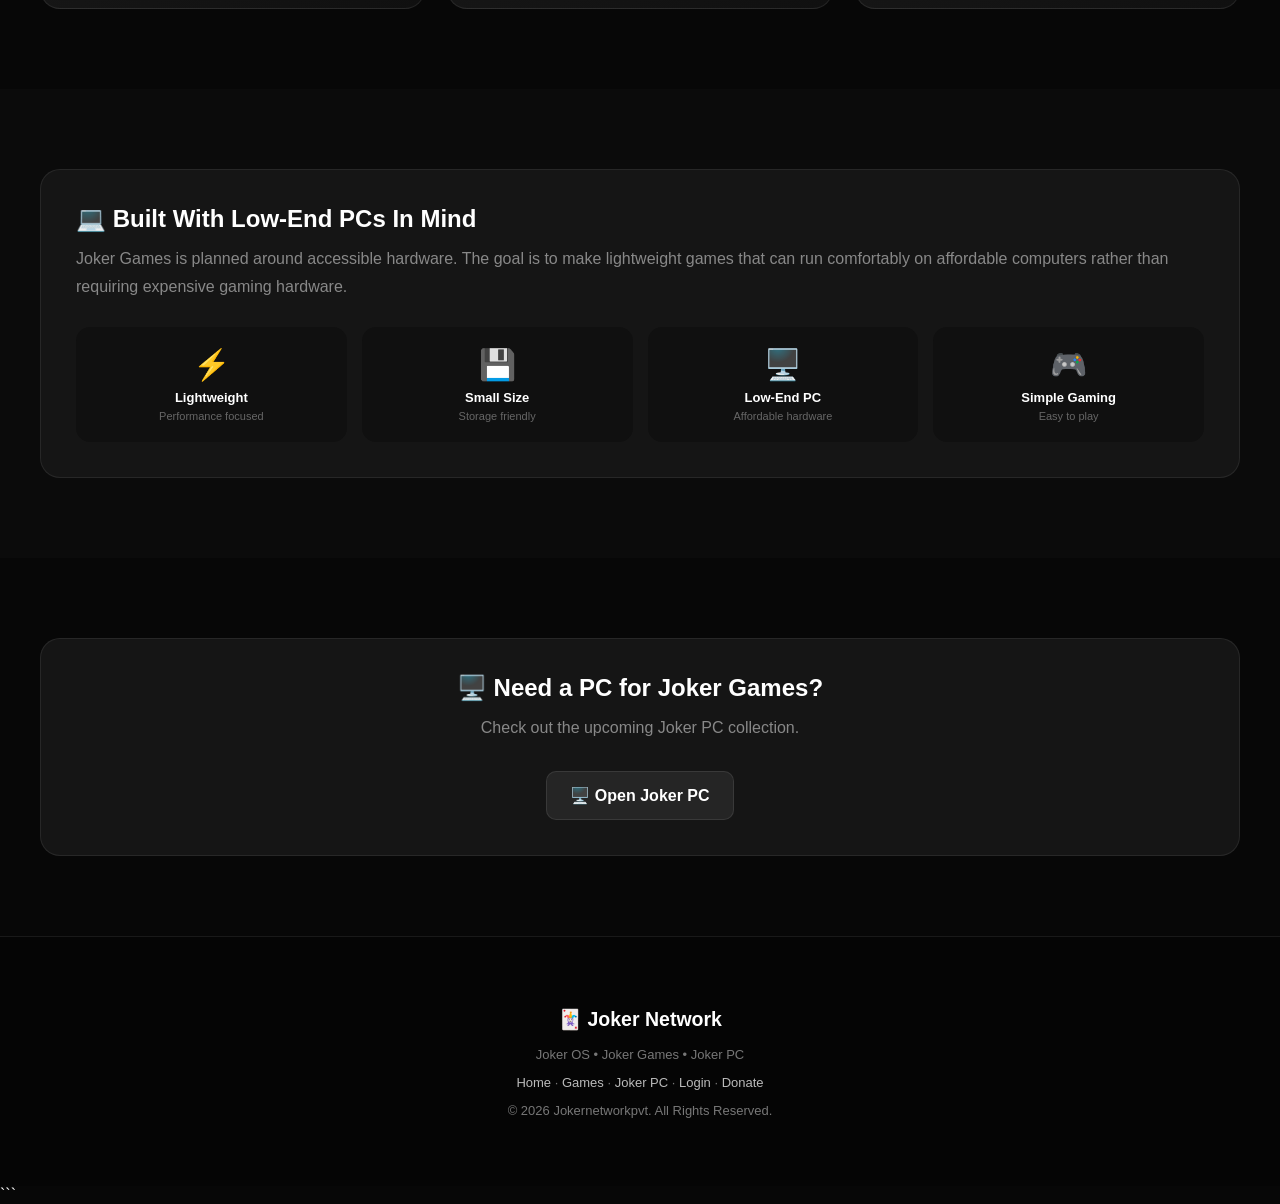
<file: games.html>
```html
<!DOCTYPE html>
<html lang="en">

<head>

    <meta charset="UTF-8">

    <meta name="viewport"
          content="width=device-width, initial-scale=1.0">

    <meta name="description"
          content="Joker Games - Low-end PC gaming collection">

    <title>Joker Games | Joker Network</title>


    <style>

        * {
            box-sizing: border-box;
        }


        html {
            scroll-behavior: smooth;
        }


        body {

            margin: 0;

            font-family:
                Arial,
                Helvetica,
                sans-serif;

            color: #ffffff;

            background: #070707;

        }


        a {

            color: inherit;

            text-decoration: none;

        }


        /* =========================
           HEADER
        ========================= */

        header {

            min-height: 72px;

            padding: 0 35px;

            display: flex;

            align-items: center;

            justify-content: space-between;

            gap: 20px;

            position: sticky;

            top: 0;

            z-index: 100;

            background:
                rgba(5,5,5,0.96);

            border-bottom:
                1px solid
                rgba(255,255,255,0.09);

            backdrop-filter:
                blur(10px);

        }


        .logo {

            font-size: 21px;

            font-weight: 900;

            white-space: nowrap;

        }


        nav {

            display: flex;

            gap: 20px;

            flex-wrap: wrap;

        }


        nav a {

            color: #bbbbbb;

            font-size: 14px;

            font-weight: 700;

        }


        nav a:hover {

            color: #ffffff;

        }


        /* =========================
           HERO
        ========================= */

        .hero {

            min-height: 550px;

            display: flex;

            align-items: center;

            justify-content: center;

            text-align: center;

            padding: 80px 20px;

            background:
                radial-gradient(
                    circle at 50% 15%,
                    #303030 0%,
                    #111111 38%,
                    #070707 76%
                );

        }


        .hero-content {

            max-width: 850px;

        }


        .hero-icon {

            font-size:
                80px;

            margin-bottom:
                10px;

        }


        .tag {

            color:
                #ff3030;

            font-size:
                13px;

            font-weight:
                900;

            letter-spacing:
                5px;

        }


        h1 {

            margin:
                15px 0;

            font-size:
                clamp(45px, 8vw, 75px);

        }


        h1 span {

            color:
                #ff3030;

        }


        .hero p {

            max-width:
                700px;

            margin:
                auto;

            color:
                #999999;

            font-size:
                17px;

            line-height:
                1.8;

        }


        /* =========================
           BUTTON
        ========================= */

        .button {

            display:
                inline-block;

            margin-top:
                28px;

            padding:
                14px 23px;

            border-radius:
                10px;

            background:
                #252525;

            border:
                1px solid
                rgba(255,255,255,0.09);

            font-weight:
                900;

        }


        .button:hover {

            opacity:
                0.85;

        }


        /* =========================
           SECTIONS
        ========================= */

        section {

            padding:
                80px 20px;

        }


        .container {

            max-width:
                1200px;

            margin:
                auto;

        }


        .section-title {

            text-align:
                center;

            margin-bottom:
                45px;

        }


        .section-title h2 {

            margin:
                0 0 10px;

            font-size:
                34px;

        }


        .section-title p {

            max-width:
                680px;

            margin:
                auto;

            color:
                #888888;

            line-height:
                1.7;

        }


        /* =========================
           GAME GRID
        ========================= */

        .games {

            display:
                grid;

            grid-template-columns:
                repeat(3, 1fr);

            gap:
                22px;

        }


        .game {

            min-height:
                360px;

            padding:
                25px;

            display:
                flex;

            flex-direction:
                column;

            border-radius:
                20px;

            background:
                linear-gradient(
                    145deg,
                    #1d1d1d,
                    #101010
                );

            border:
                1px solid
                rgba(255,255,255,0.08);

        }


        .game-icon {

            height:
                130px;

            display:
                flex;

            align-items:
                center;

            justify-content:
                center;

            border-radius:
                14px;

            margin-bottom:
                20px;

            background:
                #151515;

            font-size:
                65px;

        }


        .game h3 {

            margin:
                0 0 8px;

            font-size:
                22px;

        }


        .game p {

            margin:
                0;

            color:
                #888888;

            font-size:
                13px;

            line-height:
                1.7;

        }


        .badge {

            display:
                inline-block;

            width:
                fit-content;

            margin-bottom:
                10px;

            padding:
                6px 9px;

            border-radius:
                20px;

            font-size:
                9px;

            font-weight:
                900;

            letter-spacing:
                1px;

        }


        .coming {

            color:
                #ffbb55;

            background:
                rgba(255,170,0,0.10);

        }


        .planned {

            color:
                #999999;

            background:
                rgba(255,255,255,0.06);

        }


        .game-button {

            margin-top:
                auto;

            padding-top:
                22px;

        }


        .disabled {

            display:
                block;

            padding:
                12px;

            text-align:
                center;

            border-radius:
                9px;

            background:
                #202020;

            color:
                #555555;

            font-size:
                12px;

            font-weight:
                900;

            cursor:
                not-allowed;

        }


        /* =========================
           INFO
        ========================= */

        .info-box {

            padding:
                35px;

            border-radius:
                20px;

            background:
                #151515;

            border:
                1px solid
                rgba(255,255,255,0.08);

        }


        .info-box h2 {

            margin:
                0 0 12px;

        }


        .info-box p {

            margin:
                0;

            color:
                #888888;

            line-height:
                1.8;

        }


        .points {

            display:
                grid;

            grid-template-columns:
                repeat(4, 1fr);

            gap:
                15px;

            margin-top:
                25px;

        }


        .point {

            padding:
                20px;

            text-align:
                center;

            border-radius:
                14px;

            background:
                #101010;

        }


        .point-icon {

            font-size:
                30px;

        }


        .point strong {

            display:
                block;

            margin-top:
                8px;

            font-size:
                13px;

        }


        .point span {

            display:
                block;

            margin-top:
                5px;

            color:
                #666666;

            font-size:
                11px;

        }


        /* =========================
           FOOTER
        ========================= */

        footer {

            padding:
                55px 20px;

            text-align:
                center;

            background:
                #050505;

            border-top:
                1px solid
                rgba(255,255,255,0.08);

            color:
                #777777;

            font-size:
                13px;

        }


        footer h2 {

            color:
                #ffffff;

        }


        footer a {

            color:
                #bbbbbb;

        }


        /* =========================
           MOBILE
        ========================= */

        @media (max-width: 900px) {

            .games {

                grid-template-columns:
                    1fr 1fr;

            }


            .points {

                grid-template-columns:
                    1fr 1fr;

            }

        }


        @media (max-width: 650px) {

            header {

                padding:
                    15px 20px;

                flex-direction:
                    column;

                align-items:
                    flex-start;

            }


            nav {

                gap:
                    11px;

            }


            section {

                padding:
                    60px 15px;

            }


            .games {

                grid-template-columns:
                    1fr;

            }


            .points {

                grid-template-columns:
                    1fr;

            }


            .info-box {

                padding:
                    25px 20px;

            }

        }

    </style>

</head>


<body>


<!-- =========================
     HEADER
========================= -->

<header>


    <div class="logo">

        🃏 Joker Network

    </div>


    <nav>

        <a href="index.html">
            Home
        </a>

        <a href="games.html">
            Games
        </a>

        <a href="shop.html">
            🖥️ Joker PC
        </a>

        <a href="login.html">
            Login
        </a>

        <a href="donate.html">
            ❤️ Donate
        </a>

    </nav>


</header>



<!-- =========================
     HERO
========================= -->

<section class="hero">


    <div class="hero-content">


        <div class="hero-icon">

            🎮

        </div>


        <div class="tag">

            JOKER GAMES

        </div>


        <h1>

            LOW-END
            <span>
                GAMING
            </span>

        </h1>


        <p>

            A future collection of games and
            gaming tools designed for affordable
            and low-end PCs.

        </p>


        <a
            href="#games"
            class="button"
        >

            🎮 View Games

        </a>


    </div>


</section>



<!-- =========================
     GAMES
========================= -->

<section id="games">


    <div class="container">


        <div class="section-title">


            <h2>

                🕹️ Joker Games Collection

            </h2>


            <p>

                Joker Games is currently in
                development. Games will be added
                here when they are ready.

            </p>


        </div>



        <div class="games">


            <!-- GAME 1 -->

            <article class="game">


                <div class="game-icon">

                    🃏

                </div>


                <div class="badge coming">

                    COMING SOON

                </div>


                <h3>

                    Joker Runner

                </h3>


                <p>

                    A lightweight Joker Games
                    experience planned for
                    low-end computers.

                </p>


                <div class="game-button">

                    <span class="disabled">

                        🚧 Not Available Yet

                    </span>

                </div>


            </article>



            <!-- GAME 2 -->

            <article class="game">


                <div class="game-icon">

                    🚗

                </div>


                <div class="badge planned">

                    PLANNED

                </div>


                <h3>

                    Joker Racing

                </h3>


                <p>

                    A lightweight racing game
                    concept designed around
                    affordable PC hardware.

                </p>


                <div class="game-button">

                    <span class="disabled">

                        🚧 Planned

                    </span>

                </div>


            </article>



            <!-- GAME 3 -->

            <article class="game">


                <div class="game-icon">

                    🔫

                </div>


                <div class="badge planned">

                    PLANNED

                </div>


                <h3>

                    Joker Arena

                </h3>


                <p>

                    A future lightweight action
                    game concept for the Joker
                    Games collection.

                </p>


                <div class="game-button">

                    <span class="disabled">

                        🚧 Planned

                    </span>

                </div>


            </article>



            <!-- GAME 4 -->

            <article class="game">


                <div class="game-icon">

                    🧩

                </div>


                <div class="badge coming">

                    COMING SOON

                </div>


                <h3>

                    Joker Puzzle

                </h3>


                <p>

                    Simple and lightweight games
                    for PCs with limited hardware.

                </p>


                <div class="game-button">

                    <span class="disabled">

                        🚧 Not Available Yet

                    </span>

                </div>


            </article>



            <!-- GAME 5 -->

            <article class="game">


                <div class="game-icon">

                    ⚔️

                </div>


                <div class="badge planned">

                    PLANNED

                </div>


                <h3>

                    Joker Battle

                </h3>


                <p>

                    A future low-resource battle
                    game concept.

                </p>


                <div class="game-button">

                    <span class="disabled">

                        🚧 Planned

                    </span>

                </div>


            </article>



            <!-- GAME 6 -->

            <article class="game">


                <div class="game-icon">

                    🎯

                </div>


                <div class="badge planned">

                    PLANNED

                </div>


                <h3>

                    Joker Target

                </h3>


                <p>

                    A simple performance-friendly
                    arcade concept for Joker Games.

                </p>


                <div class="game-button">

                    <span class="disabled">

                        🚧 Planned

                    </span>

                </div>


            </article>


        </div>


    </div>


</section>



<!-- =========================
     LOW-END INFO
========================= -->

<section
    style="background:#0b0b0b;"
>


    <div class="container">


        <div class="info-box">


            <h2>

                💻 Built With Low-End PCs In Mind

            </h2>


            <p>

                Joker Games is planned around
                accessible hardware. The goal is
                to make lightweight games that can
                run comfortably on affordable
                computers rather than requiring
                expensive gaming hardware.

            </p>


            <div class="points">


                <div class="point">

                    <div class="point-icon">
                        ⚡
                    </div>

                    <strong>
                        Lightweight
                    </strong>

                    <span>
                        Performance focused
                    </span>

                </div>


                <div class="point">

                    <div class="point-icon">
                        💾
                    </div>

                    <strong>
                        Small Size
                    </strong>

                    <span>
                        Storage friendly
                    </span>

                </div>


                <div class="point">

                    <div class="point-icon">
                        🖥️
                    </div>

                    <strong>
                        Low-End PC
                    </strong>

                    <span>
                        Affordable hardware
                    </span>

                </div>


                <div class="point">

                    <div class="point-icon">
                        🎮
                    </div>

                    <strong>
                        Simple Gaming
                    </strong>

                    <span>
                        Easy to play
                    </span>

                </div>


            </div>


        </div>


    </div>


</section>



<!-- =========================
     CTA
========================= -->

<section>


    <div class="container">


        <div class="info-box"
             style="text-align:center;">


            <h2>

                🖥️ Need a PC for Joker Games?

            </h2>


            <p>

                Check out the upcoming Joker PC
                collection.

            </p>


            <a
                href="shop.html"
                class="button"
            >

                🖥️ Open Joker PC

            </a>


        </div>


    </div>


</section>



<!-- =========================
     FOOTER
========================= -->

<footer>


    <h2>

        🃏 Joker Network

    </h2>


    <p>

        Joker OS • Joker Games • Joker PC

    </p>


    <p>

        <a href="index.html">
            Home
        </a>

        ·

        <a href="games.html">
            Games
        </a>

        ·

        <a href="shop.html">
            Joker PC
        </a>

        ·

        <a href="login.html">
            Login
        </a>

        ·

        <a href="donate.html">
            Donate
        </a>

    </p>


    <p>

        © 2026 Jokernetworkpvt.
        All Rights Reserved.

    </p>


</footer>


</body>

</html>
```
</file>
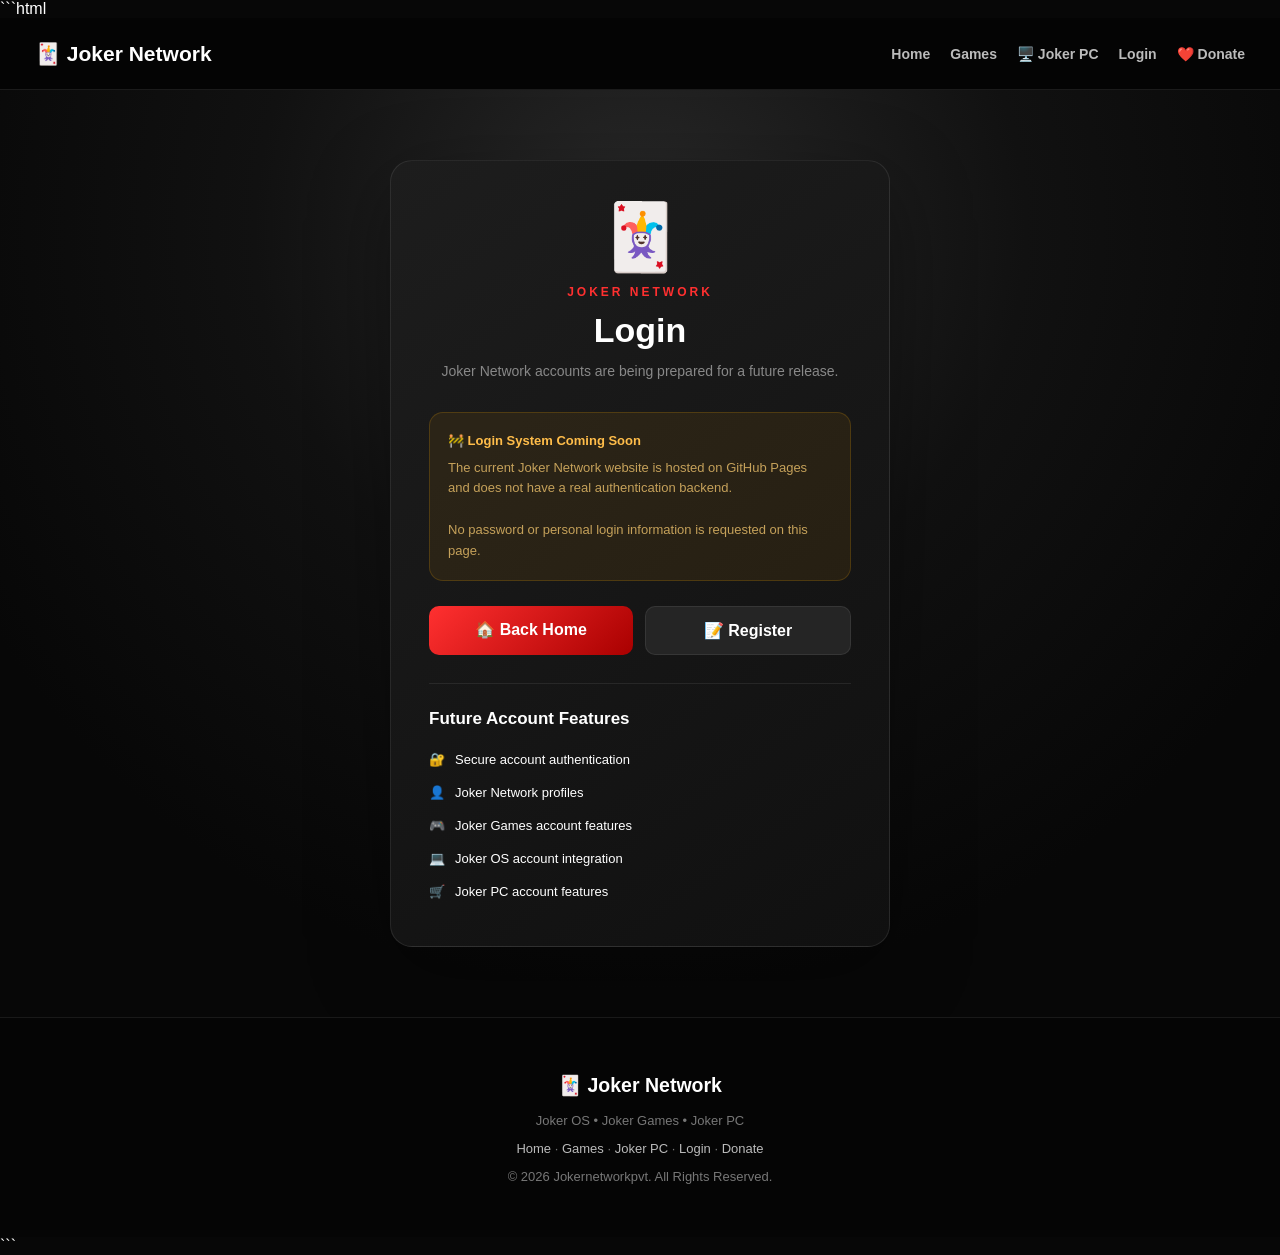
<file: login.html>
```html
<!DOCTYPE html>
<html lang="en">

<head>

    <meta charset="UTF-8">

    <meta name="viewport"
          content="width=device-width, initial-scale=1.0">

    <meta name="description"
          content="Joker Network account login">

    <title>Login | Joker Network</title>


    <style>

        * {
            box-sizing: border-box;
        }


        html {
            scroll-behavior: smooth;
        }


        body {

            margin: 0;

            min-height: 100vh;

            display: flex;

            flex-direction: column;

            font-family:
                Arial,
                Helvetica,
                sans-serif;

            color: #ffffff;

            background: #070707;

        }


        a {

            color: inherit;

            text-decoration: none;

        }


        /* =========================
           HEADER
        ========================= */

        header {

            min-height: 72px;

            padding: 0 35px;

            display: flex;

            align-items: center;

            justify-content: space-between;

            gap: 20px;

            background:
                rgba(5,5,5,0.96);

            border-bottom:
                1px solid
                rgba(255,255,255,0.09);

        }


        .logo {

            font-size: 21px;

            font-weight: 900;

            white-space: nowrap;

        }


        nav {

            display: flex;

            gap: 20px;

            flex-wrap: wrap;

        }


        nav a {

            color: #bbbbbb;

            font-size: 14px;

            font-weight: 700;

        }


        nav a:hover {

            color: #ffffff;

        }


        /* =========================
           MAIN
        ========================= */

        main {

            flex: 1;

            display: flex;

            align-items: center;

            justify-content: center;

            padding: 70px 20px;

            background:
                radial-gradient(
                    circle at 50% 15%,
                    #292929 0%,
                    #111111 38%,
                    #070707 75%
                );

        }


        .login-card {

            width: 100%;

            max-width: 500px;

            padding: 38px;

            border-radius: 22px;

            background:
                linear-gradient(
                    145deg,
                    #1d1d1d,
                    #101010
                );

            border:
                1px solid
                rgba(255,255,255,0.09);

            box-shadow:
                0 25px 80px
                rgba(0,0,0,0.35);

            text-align: center;

        }


        .icon {

            font-size: 65px;

            margin-bottom: 10px;

        }


        .tag {

            color: #ff3030;

            font-size: 12px;

            font-weight: 900;

            letter-spacing: 3px;

        }


        h1 {

            margin:
                12px 0 10px;

            font-size:
                34px;

        }


        .intro {

            margin:
                0 auto 28px;

            color:
                #888888;

            line-height:
                1.7;

            font-size:
                14px;

        }


        /* =========================
           STATUS
        ========================= */

        .status {

            padding:
                18px;

            border-radius:
                14px;

            background:
                rgba(255,170,0,0.08);

            border:
                1px solid
                rgba(255,170,0,0.18);

            color:
                #c5a15a;

            line-height:
                1.6;

            font-size:
                13px;

            text-align:
                left;

        }


        .status strong {

            display:
                block;

            margin-bottom:
                6px;

            color:
                #ffbd4a;

        }


        /* =========================
           BUTTONS
        ========================= */

        .buttons {

            display:
                flex;

            gap:
                12px;

            margin-top:
                25px;

        }


        .button {

            flex:
                1;

            padding:
                14px 18px;

            border-radius:
                10px;

            font-weight:
                900;

            text-align:
                center;

        }


        .primary {

            background:
                linear-gradient(
                    135deg,
                    #ff3030,
                    #a90000
                );

        }


        .secondary {

            background:
                #252525;

            border:
                1px solid
                rgba(255,255,255,0.08);

        }


        .button:hover {

            opacity:
                0.88;

        }


        /* =========================
           FUTURE FEATURES
        ========================= */

        .future {

            margin-top:
                28px;

            padding-top:
                25px;

            border-top:
                1px solid
                rgba(255,255,255,0.08);

            text-align:
                left;

        }


        .future h2 {

            margin:
                0 0 14px;

            font-size:
                17px;

        }


        .future-item {

            display:
                flex;

            align-items:
                center;

            gap:
                10px;

            padding:
                9px 0;

            color:
                #888888;

            font-size:
                13px;

        }


        .future-item span {

            color:
                #ffffff;

        }


        /* =========================
           FOOTER
        ========================= */

        footer {

            padding:
                40px 20px;

            text-align:
                center;

            background:
                #050505;

            border-top:
                1px solid
                rgba(255,255,255,0.08);

            color:
                #777777;

            font-size:
                13px;

        }


        footer h2 {

            color:
                #ffffff;

        }


        footer a {

            color:
                #bbbbbb;

        }


        /* =========================
           MOBILE
        ========================= */

        @media (max-width: 650px) {

            header {

                padding:
                    15px 20px;

                flex-direction:
                    column;

                align-items:
                    flex-start;

            }


            nav {

                gap:
                    11px;

            }


            main {

                padding:
                    45px 15px;

            }


            .login-card {

                padding:
                    28px 20px;

            }


            .buttons {

                flex-direction:
                    column;

            }

        }

    </style>

</head>


<body>


<!-- =========================
     HEADER
========================= -->

<header>


    <div class="logo">

        🃏 Joker Network

    </div>


    <nav>

        <a href="index.html">
            Home
        </a>

        <a href="games.html">
            Games
        </a>

        <a href="shop.html">
            🖥️ Joker PC
        </a>

        <a href="login.html">
            Login
        </a>

        <a href="donate.html">
            ❤️ Donate
        </a>

    </nav>


</header>



<!-- =========================
     LOGIN
========================= -->

<main>


    <div class="login-card">


        <div class="icon">

            🃏

        </div>


        <div class="tag">

            JOKER NETWORK

        </div>


        <h1>

            Login

        </h1>


        <p class="intro">

            Joker Network accounts are being
            prepared for a future release.

        </p>



        <div class="status">


            <strong>

                🚧 Login System Coming Soon

            </strong>


            The current Joker Network website
            is hosted on GitHub Pages and does
            not have a real authentication
            backend.

            <br><br>

            No password or personal login
            information is requested on this
            page.

        </div>



        <div class="buttons">


            <a
                href="index.html"
                class="button primary"
            >

                🏠 Back Home

            </a>


            <a
                href="register.html"
                class="button secondary"
            >

                📝 Register

            </a>


        </div>



        <div class="future">


            <h2>

                Future Account Features

            </h2>


            <div class="future-item">

                🔐

                <span>
                    Secure account authentication
                </span>

            </div>


            <div class="future-item">

                👤

                <span>
                    Joker Network profiles
                </span>

            </div>


            <div class="future-item">

                🎮

                <span>
                    Joker Games account features
                </span>

            </div>


            <div class="future-item">

                💻

                <span>
                    Joker OS account integration
                </span>

            </div>


            <div class="future-item">

                🛒

                <span>
                    Joker PC account features
                </span>

            </div>


        </div>


    </div>


</main>



<!-- =========================
     FOOTER
========================= -->

<footer>


    <h2>

        🃏 Joker Network

    </h2>


    <p>

        Joker OS • Joker Games • Joker PC

    </p>


    <p>

        <a href="index.html">
            Home
        </a>

        ·

        <a href="games.html">
            Games
        </a>

        ·

        <a href="shop.html">
            Joker PC
        </a>

        ·

        <a href="login.html">
            Login
        </a>

        ·

        <a href="donate.html">
            Donate
        </a>

    </p>


    <p>

        © 2026 Jokernetworkpvt.
        All Rights Reserved.

    </p>


</footer>


</body>

</html>
```
</file>
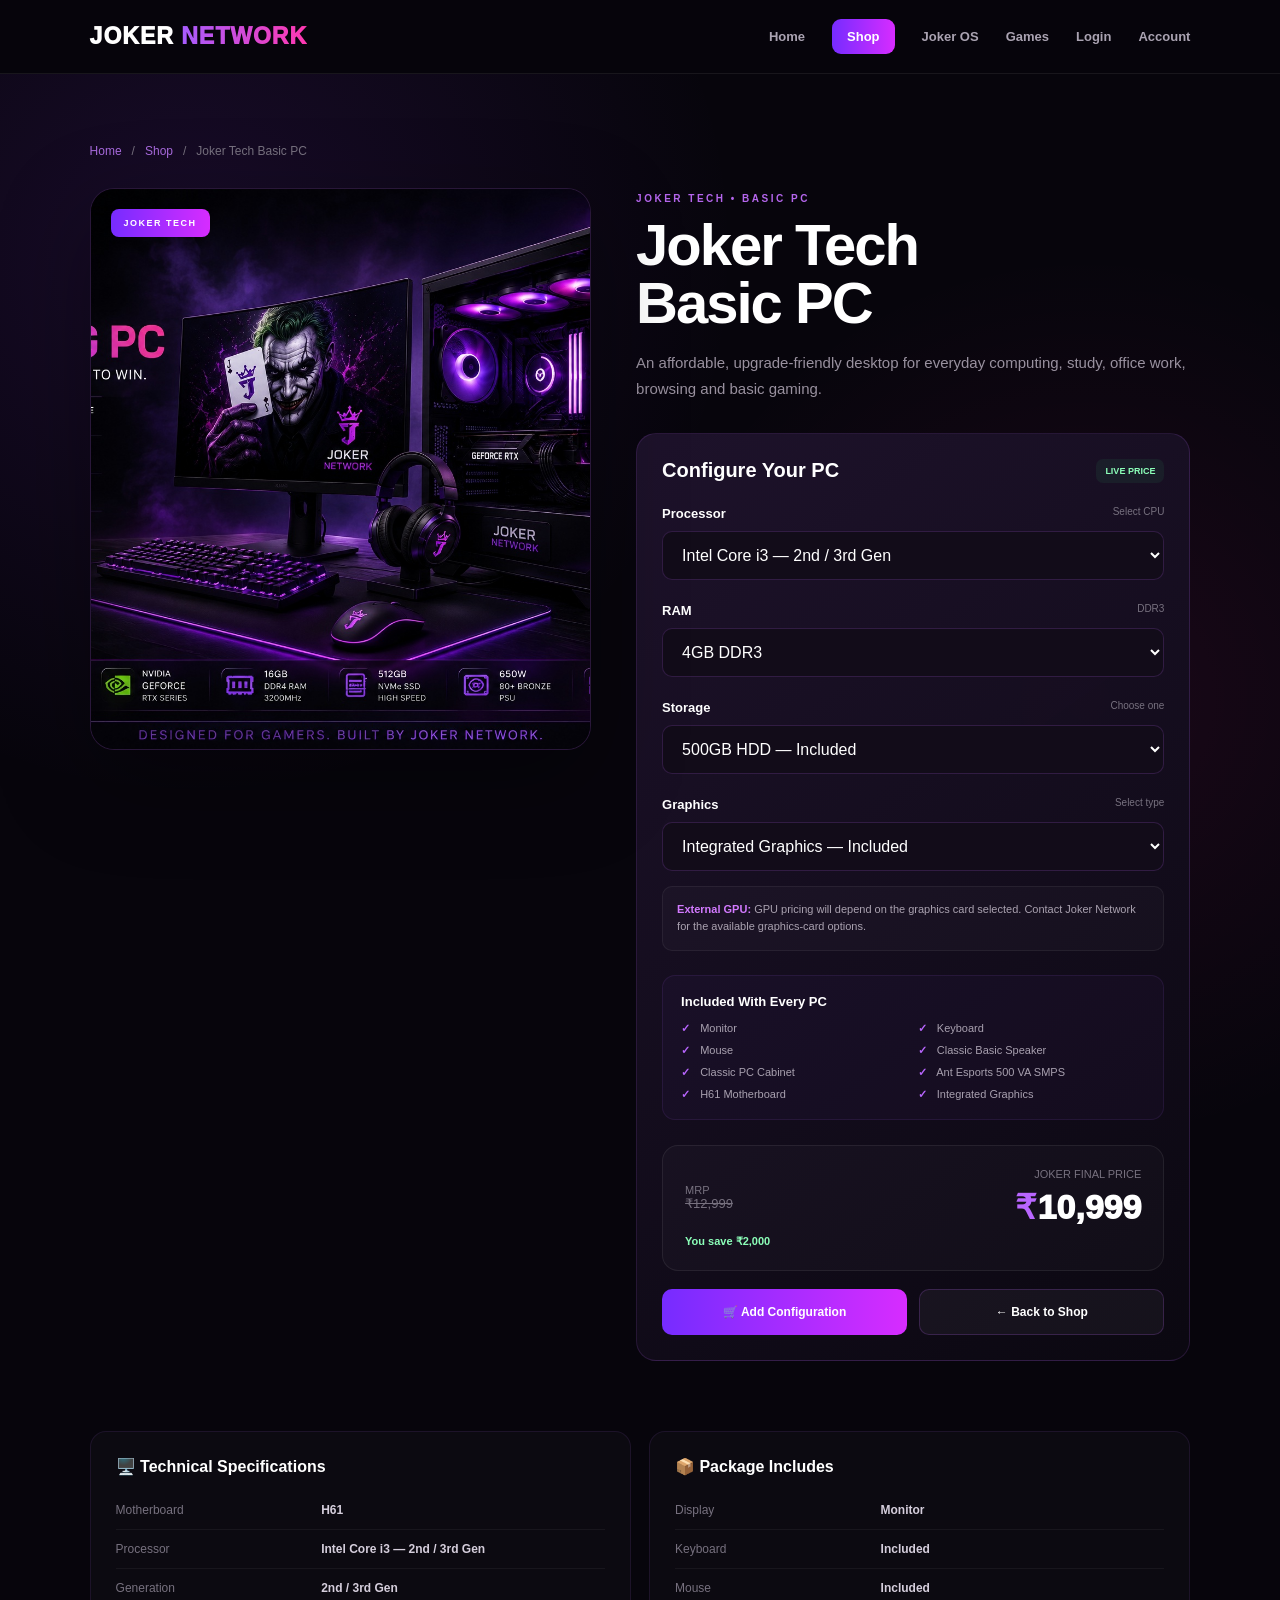
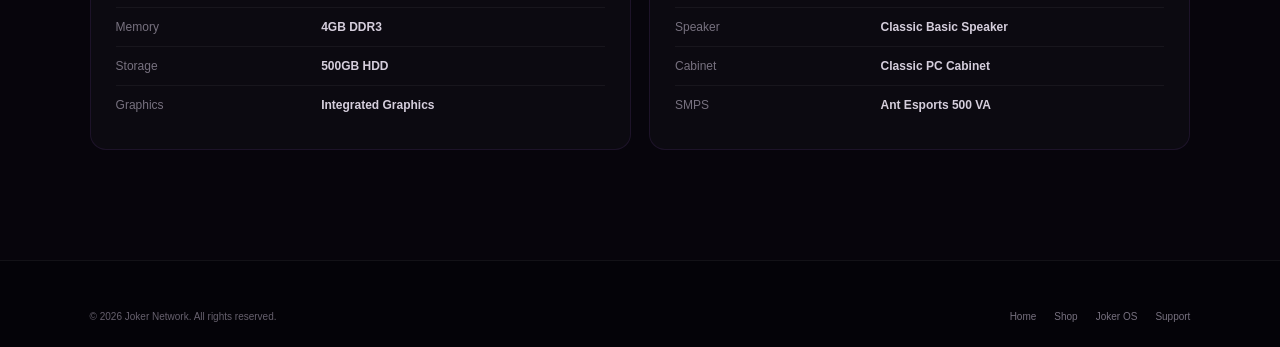
<file: product.html>
<!DOCTYPE html>
<html lang="en">
<head>

    <meta charset="UTF-8">

    <meta
        name="viewport"
        content="width=device-width, initial-scale=1.0"
    >

    <title>Joker Network | Product</title>

    <meta
        name="description"
        content="Joker Network product configuration and shopping page."
    >

    <style>

        * {
            box-sizing: border-box;
            margin: 0;
            padding: 0;
        }

        html {
            scroll-behavior: smooth;
        }

        body {
            font-family:
                Inter,
                Arial,
                Helvetica,
                sans-serif;

            background: #07050c;
            color: #ffffff;

            overflow-x: hidden;
        }

        a {
            color: inherit;
        }

        button,
        select {
            font: inherit;
        }


        /* =========================================
           NAVIGATION
        ========================================= */

        .navbar {
            position: sticky;
            top: 0;

            z-index: 1000;

            min-height: 74px;

            display: flex;
            align-items: center;
            justify-content: space-between;

            padding: 16px 7%;

            background:
                rgba(7,5,12,.88);

            border-bottom:
                1px solid rgba(255,255,255,.07);

            backdrop-filter: blur(18px);
            -webkit-backdrop-filter: blur(18px);
        }

        .logo {
            text-decoration: none;

            font-size: 23px;
            font-weight: 950;

            letter-spacing: 1px;
        }

        .logo-joker {
            color: #ffffff;
        }

        .logo-network {
            background:
                linear-gradient(
                    90deg,
                    #a75cff,
                    #ff38b0
                );

            -webkit-background-clip: text;
            -webkit-text-fill-color: transparent;
        }

        .nav-links {
            display: flex;
            align-items: center;

            gap: 27px;
        }

        .nav-links a {
            color: #aaa3b2;

            text-decoration: none;

            font-size: 13px;
            font-weight: 700;

            transition: .2s;
        }

        .nav-links a:hover,
        .nav-links a.active {
            color: #d276ff;
        }

        .nav-shop {
            padding: 10px 15px;

            border-radius: 9px;

            color: #ffffff !important;

            background:
                linear-gradient(
                    90deg,
                    #762cff,
                    #d72cff
                );
        }


        /* =========================================
           PAGE
        ========================================= */

        .page {
            min-height: calc(100vh - 74px);

            padding: 70px 7% 110px;

            background:
                radial-gradient(
                    circle at 15% 10%,
                    rgba(130,50,220,.14),
                    transparent 28%
                ),
                radial-gradient(
                    circle at 85% 35%,
                    rgba(255,40,170,.08),
                    transparent 28%
                ),
                #07050c;
        }

        .breadcrumb {
            max-width: 1250px;

            margin: 0 auto 30px;

            color: #77717f;

            font-size: 12px;
        }

        .breadcrumb a {
            color: #a96bdf;

            text-decoration: none;
        }


        /* =========================================
           PRODUCT LAYOUT
        ========================================= */

        .product-layout {
            max-width: 1250px;

            margin: auto;

            display: grid;

            grid-template-columns:
                .95fr
                1.05fr;

            gap: 45px;

            align-items: start;
        }


        /* =========================================
           PRODUCT IMAGE
        ========================================= */

        .product-media {
            position: sticky;
            top: 105px;
        }

        .product-image {
            position: relative;

            min-height: 560px;

            overflow: hidden;

            display: flex;
            align-items: center;
            justify-content: center;

            border-radius: 24px;

            background:
                radial-gradient(
                    circle at center,
                    rgba(140,60,230,.22),
                    transparent 55%
                ),
                #08060d;

            border:
                1px solid rgba(190,100,255,.18);

            box-shadow:
                0 30px 90px rgba(0,0,0,.35);
        }

        .product-image img {
            width: 100%;
            height: 100%;

            min-height: 560px;

            display: block;

            object-fit: cover;
        }

        .product-image-placeholder {
            width: 100%;
            min-height: 560px;

            display: flex;
            flex-direction: column;

            align-items: center;
            justify-content: center;

            text-align: center;
        }

        .placeholder-icon {
            font-size: 80px;

            margin-bottom: 20px;
        }

        .placeholder-text {
            color: #77717f;

            font-size: 13px;
        }

        .product-badge {
            position: absolute;

            top: 20px;
            left: 20px;

            z-index: 3;

            padding: 9px 13px;

            border-radius: 8px;

            color: #ffffff;

            background:
                linear-gradient(
                    90deg,
                    #762cff,
                    #d72cff
                );

            font-size: 9px;
            font-weight: 900;

            letter-spacing: 1.5px;
        }


        /* =========================================
           PRODUCT INFO
        ========================================= */

        .product-info {
            min-width: 0;
        }

        .product-category {
            color: #b566ed;

            font-size: 10px;
            font-weight: 900;

            letter-spacing: 2.5px;
        }

        .product-title {
            margin-top: 10px;

            font-size: clamp(
                38px,
                5vw,
                58px
            );

            line-height: 1;

            letter-spacing: -2px;
        }

        .product-description {
            margin-top: 18px;

            color: #99919f;

            font-size: 15px;
            line-height: 1.75;
        }


        /* =========================================
           BASIC PRODUCT NOTICE
        ========================================= */

        .configurator {
            margin-top: 30px;

            padding: 25px;

            border-radius: 20px;

            background:
                linear-gradient(
                    145deg,
                    rgba(31,19,45,.95),
                    rgba(11,8,17,.98)
                );

            border:
                1px solid rgba(190,100,255,.15);
        }

        .configurator-heading {
            display: flex;
            align-items: center;
            justify-content: space-between;

            gap: 15px;

            margin-bottom: 22px;
        }

        .configurator-heading h2 {
            font-size: 20px;
        }

        .configurator-heading span {
            padding: 7px 9px;

            border-radius: 7px;

            color: #8cffb9;

            background:
                rgba(60,200,120,.08);

            font-size: 9px;
            font-weight: 900;
        }


        /* =========================================
           OPTION GROUP
        ========================================= */

        .option-group {
            margin-top: 23px;
        }

        .option-label {
            display: flex;
            justify-content: space-between;

            margin-bottom: 10px;
        }

        .option-label strong {
            font-size: 13px;
        }

        .option-label span {
            color: #77717f;

            font-size: 10px;
        }

        .option-select {
            width: 100%;

            padding: 14px 15px;

            border-radius: 10px;

            outline: none;

            color: #ffffff;

            background:
                #120c19;

            border:
                1px solid rgba(190,100,255,.18);

            cursor: pointer;

            transition: .2s;
        }

        .option-select:hover,
        .option-select:focus {
            border-color:
                rgba(190,100,255,.55);
        }

        .option-select option {
            color: #ffffff;

            background: #120c19;
        }


        /* =========================================
           INCLUDED ITEMS
        ========================================= */

        .included-box {
            margin-top: 24px;

            padding: 18px;

            border-radius: 13px;

            background:
                rgba(100,50,160,.06);

            border:
                1px solid rgba(180,100,255,.10);
        }

        .included-box h3 {
            margin-bottom: 13px;

            font-size: 13px;
        }

        .included-list {
            display: grid;

            grid-template-columns:
                1fr 1fr;

            gap: 9px;
        }

        .included-item {
            color: #a8a0af;

            font-size: 11px;
        }

        .included-item::before {
            content: "✓";

            margin-right: 7px;

            color: #b966ff;

            font-weight: 900;
        }


        /* =========================================
           EXTERNAL GPU
        ========================================= */

        .gpu-note {
            margin-top: 15px;

            padding: 14px;

            border-radius: 10px;

            color: #aaa2b0;

            background:
                rgba(255,255,255,.025);

            border:
                1px solid rgba(255,255,255,.06);

            font-size: 11px;

            line-height: 1.6;
        }

        .gpu-note strong {
            color: #d37aff;
        }


        /* =========================================
           PRICE
        ========================================= */

        .price-box {
            margin-top: 25px;

            padding: 22px;

            border-radius: 16px;

            background:
                rgba(255,255,255,.025);

            border:
                1px solid rgba(255,255,255,.07);
        }

        .price-row {
            display: flex;

            align-items: center;
            justify-content: space-between;

            gap: 20px;
        }

        .price-label {
            color: #77717f;

            font-size: 11px;
        }

        .mrp {
            color: #77717f;

            text-decoration: line-through;

            font-size: 13px;
        }

        .final-price {
            margin-top: 7px;

            font-size: 34px;
            font-weight: 950;
        }

        .final-price span {
            color: #b966ff;
        }

        .saving {
            margin-top: 8px;

            color: #8cffb9;

            font-size: 11px;
            font-weight: 800;
        }


        /* =========================================
           ACTIONS
        ========================================= */

        .product-actions {
            display: grid;

            grid-template-columns:
                1fr 1fr;

            gap: 12px;

            margin-top: 18px;
        }

        .action-button {
            padding: 15px;

            border: 0;

            border-radius: 10px;

            cursor: pointer;

            text-align: center;

            text-decoration: none;

            font-size: 12px;
            font-weight: 900;

            transition: .25s;
        }

        .action-primary {
            color: #ffffff;

            background:
                linear-gradient(
                    90deg,
                    #762cff,
                    #d72cff
                );
        }

        .action-secondary {
            color: #ffffff;

            background:
                rgba(255,255,255,.045);

            border:
                1px solid rgba(190,100,255,.2);
        }

        .action-button:hover {
            transform: translateY(-3px);
        }


        /* =========================================
           PRODUCT DETAILS
        ========================================= */

        .details-section {
            max-width: 1250px;

            margin: 70px auto 0;
        }

        .details-grid {
            display: grid;

            grid-template-columns:
                1fr 1fr;

            gap: 18px;
        }

        .detail-card {
            padding: 25px;

            border-radius: 16px;

            background:
                rgba(255,255,255,.025);

            border:
                1px solid rgba(180,100,255,.10);
        }

        .detail-card h3 {
            margin-bottom: 15px;

            font-size: 16px;
        }

        .spec-table {
            width: 100%;

            border-collapse: collapse;
        }

        .spec-table tr {
            border-bottom:
                1px solid rgba(255,255,255,.05);
        }

        .spec-table tr:last-child {
            border-bottom: 0;
        }

        .spec-table td {
            padding: 12px 0;

            font-size: 12px;
        }

        .spec-table td:first-child {
            color: #77717f;

            width: 42%;
        }

        .spec-table td:last-child {
            color: #d5cedc;

            font-weight: 700;
        }


        /* =========================================
           OTHER PRODUCT FALLBACK
        ========================================= */

        .generic-product {
            max-width: 1250px;

            margin: auto;

            display: grid;

            grid-template-columns:
                1fr 1fr;

            gap: 45px;
        }

        .generic-card {
            padding: 35px;

            border-radius: 20px;

            background:
                linear-gradient(
                    145deg,
                    rgba(31,19,45,.95),
                    rgba(11,8,17,.98)
                );

            border:
                1px solid rgba(190,100,255,.14);
        }

        .generic-icon {
            font-size: 80px;

            margin-bottom: 25px;
        }

        .generic-card h1 {
            font-size: 42px;
        }

        .generic-card p {
            margin-top: 15px;

            color: #99919f;

            line-height: 1.7;
        }

        .generic-price {
            margin-top: 30px;

            font-size: 30px;
            font-weight: 900;
        }


        /* =========================================
           TOAST
        ========================================= */

        .toast {
            position: fixed;

            right: 25px;
            bottom: 25px;

            z-index: 3000;

            max-width: 350px;

            padding: 16px 19px;

            border-radius: 12px;

            color: #ffffff;

            background:
                rgba(20,12,28,.96);

            border:
                1px solid rgba(190,100,255,.35);

            box-shadow:
                0 20px 60px rgba(0,0,0,.4);

            font-size: 12px;

            opacity: 0;

            transform: translateY(20px);

            pointer-events: none;

            transition: .3s;
        }

        .toast.show {
            opacity: 1;

            transform: translateY(0);
        }


        /* =========================================
           FOOTER
        ========================================= */

        footer {
            padding: 50px 7% 25px;

            background: #040308;

            border-top:
                1px solid rgba(255,255,255,.06);
        }

        .footer-inner {
            max-width: 1250px;

            margin: auto;

            display: flex;

            align-items: center;
            justify-content: space-between;

            gap: 30px;
        }

        .footer-text {
            color: #66606d;

            font-size: 10px;
        }

        .footer-links {
            display: flex;

            gap: 18px;
        }

        .footer-links a {
            color: #77717f;

            text-decoration: none;

            font-size: 10px;
        }

        .footer-links a:hover {
            color: #c477ff;
        }


        /* =========================================
           MOBILE
        ========================================= */

        @media (max-width: 950px) {

            .product-layout,
            .generic-product {
                grid-template-columns: 1fr;
            }

            .product-media {
                position: static;
            }

            .product-image,
            .product-image img,
            .product-image-placeholder {
                min-height: 430px;
            }

            .details-grid {
                grid-template-columns: 1fr;
            }

        }


        @media (max-width: 700px) {

            .navbar {
                padding:
                    15px 5%;
            }

            .nav-links {
                display: none;
            }

            .page {
                padding:
                    45px 5% 80px;
            }

            .product-title {
                font-size: 40px;
            }

            .product-image,
            .product-image img,
            .product-image-placeholder {
                min-height: 330px;
            }

            .included-list {
                grid-template-columns: 1fr;
            }

            .product-actions {
                grid-template-columns: 1fr;
            }

            .footer-inner {
                flex-direction: column;

                align-items: flex-start;
            }

        }

    </style>

</head>


<body>


<!-- =========================================
     NAVIGATION
========================================= -->

<header class="navbar">

    <a
        href="index.html"
        class="logo"
    >
        <span class="logo-joker">
            JOKER
        </span><span class="logo-network">
            NETWORK
        </span>
    </a>


    <nav class="nav-links">

        <a href="index.html">
            Home
        </a>

        <a
            href="shop.html"
            class="active nav-shop"
        >
            Shop
        </a>

        <a href="joker-os.html">
            Joker OS
        </a>

        <a href="games.html">
            Games
        </a>

        <a href="login.html">
            Login
        </a>

        <a href="account.html">
            Account
        </a>

    </nav>

</header>


<!-- =========================================
     PAGE
========================================= -->

<main class="page">


    <div class="breadcrumb">

        <a href="index.html">
            Home
        </a>

        &nbsp; / &nbsp;

        <a href="shop.html">
            Shop
        </a>

        &nbsp; / &nbsp;

        <span id="breadcrumbProduct">
            Product
        </span>

    </div>


    <!-- =========================================
         BASIC PC PRODUCT
    ========================================= -->

    <section
        id="basicProduct"
        class="product-layout"
        style="display:none;"
    >


        <!-- PRODUCT IMAGE -->

        <div class="product-media">

            <div class="product-image">

                <span class="product-badge">
                    JOKER TECH
                </span>

                <img
                    src="images/joker-pc-01.jpg"
                    alt="Joker Tech Basic PC"
                >

            </div>

        </div>


        <!-- PRODUCT INFORMATION -->

        <div class="product-info">

            <span class="product-category">
                JOKER TECH • BASIC PC
            </span>


            <h1 class="product-title">
                Joker Tech
                <br>
                Basic PC
            </h1>


            <p class="product-description">

                An affordable, upgrade-friendly desktop
                for everyday computing, study, office work,
                browsing and basic gaming.

            </p>


            <!-- CONFIGURATOR -->

            <div class="configurator">


                <div class="configurator-heading">

                    <h2>
                        Configure Your PC
                    </h2>

                    <span>
                        LIVE PRICE
                    </span>

                </div>


                <!-- PROCESSOR -->

                <div class="option-group">

                    <div class="option-label">

                        <strong>
                            Processor
                        </strong>

                        <span>
                            Select CPU
                        </span>

                    </div>


                    <select
                        id="cpuSelect"
                        class="option-select"
                    >

                        <option value="i3">
                            Intel Core i3 — 2nd / 3rd Gen
                        </option>

                        <option value="i5">
                            Intel Core i5 — 2nd / 3rd Gen
                        </option>

                        <option value="i7">
                            Intel Core i7 — 2nd / 3rd Gen
                        </option>

                    </select>

                </div>


                <!-- RAM -->

                <div class="option-group">

                    <div class="option-label">

                        <strong>
                            RAM
                        </strong>

                        <span>
                            DDR3
                        </span>

                    </div>


                    <select
                        id="ramSelect"
                        class="option-select"
                    >

                        <option value="4">
                            4GB DDR3
                        </option>

                        <option value="8">
                            8GB DDR3
                        </option>

                        <option value="16">
                            16GB DDR3
                        </option>

                    </select>

                </div>


                <!-- STORAGE -->

                <div class="option-group">

                    <div class="option-label">

                        <strong>
                            Storage
                        </strong>

                        <span>
                            Choose one
                        </span>

                    </div>


                    <select
                        id="storageSelect"
                        class="option-select"
                    >

                        <option value="hdd500">
                            500GB HDD — Included
                        </option>

                        <option value="ssd128">
                            128GB SSD — +₹500
                        </option>

                        <option value="ssd256">
                            256GB SSD — +₹900
                        </option>

                        <option value="ssd512">
                            512GB SSD — +₹1,500
                        </option>

                        <option value="hdd1tb">
                            1TB HDD — +₹700
                        </option>

                    </select>

                </div>


                <!-- GRAPHICS -->

                <div class="option-group">

                    <div class="option-label">

                        <strong>
                            Graphics
                        </strong>

                        <span>
                            Select type
                        </span>

                    </div>


                    <select
                        id="graphicsSelect"
                        class="option-select"
                    >

                        <option value="integrated">
                            Integrated Graphics — Included
                        </option>

                        <option value="external">
                            External Graphics Card — Optional
                        </option>

                    </select>


                    <div class="gpu-note">

                        <strong>
                            External GPU:
                        </strong>

                        GPU pricing will depend on the
                        graphics card selected. Contact Joker
                        Network for the available graphics-card
                        options.

                    </div>

                </div>


                <!-- INCLUDED -->

                <div class="included-box">

                    <h3>
                        Included With Every PC
                    </h3>


                    <div class="included-list">

                        <div class="included-item">
                            Monitor
                        </div>

                        <div class="included-item">
                            Keyboard
                        </div>

                        <div class="included-item">
                            Mouse
                        </div>

                        <div class="included-item">
                            Classic Basic Speaker
                        </div>

                        <div class="included-item">
                            Classic PC Cabinet
                        </div>

                        <div class="included-item">
                            Ant Esports 500 VA SMPS
                        </div>

                        <div class="included-item">
                            H61 Motherboard
                        </div>

                        <div class="included-item">
                            Integrated Graphics
                        </div>

                    </div>

                </div>


                <!-- PRICE -->

                <div class="price-box">

                    <div class="price-row">

                        <div>

                            <div class="price-label">
                                MRP
                            </div>

                            <div
                                id="mrpPrice"
                                class="mrp"
                            >
                                ₹12,999
                            </div>

                        </div>


                        <div style="text-align:right;">

                            <div class="price-label">
                                JOKER FINAL PRICE
                            </div>

                            <div
                                id="finalPrice"
                                class="final-price"
                            >
                                <span>₹</span>10,999
                            </div>

                        </div>

                    </div>


                    <div
                        id="savingText"
                        class="saving"
                    >
                        You save ₹2,000
                    </div>

                </div>


                <!-- ACTIONS -->

                <div class="product-actions">

                    <button
                        type="button"
                        id="cartButton"
                        class="action-button action-primary"
                    >
                        🛒 Add Configuration
                    </button>


                    <a
                        href="shop.html"
                        class="action-button action-secondary"
                    >
                        ← Back to Shop
                    </a>

                </div>

            </div>

        </div>

    </section>


    <!-- =========================================
         GENERIC PRODUCT
    ========================================= -->

    <section
        id="genericProduct"
        class="generic-product"
        style="display:none;"
    >

        <div class="generic-card">

            <div
                id="genericIcon"
                class="generic-icon"
            >
                🛒
            </div>

            <h1 id="genericTitle">
                Product
            </h1>

            <p id="genericDescription">
                Joker Network product.
            </p>

            <div
                id="genericPrice"
                class="generic-price"
            >
                Price Coming Soon
            </div>

        </div>


        <div class="generic-card">

            <h2>
                Product Information
            </h2>

            <p>
                This product is part of the Joker Network
                technology collection.
            </p>

            <br>

            <p>
                Product specifications, availability and
                pricing will be updated by Joker Network.
            </p>

            <br>

            <a
                href="shop.html"
                class="action-button action-primary"
                style="display:inline-block;"
            >
                ← Back to Shop
            </a>

        </div>

    </section>


    <!-- =========================================
         BASIC PC DETAILS
    ========================================= -->

    <section
        id="basicDetails"
        class="details-section"
        style="display:none;"
    >

        <div class="details-grid">


            <div class="detail-card">

                <h3>
                    🖥️ Technical Specifications
                </h3>


                <table class="spec-table">

                    <tr>
                        <td>
                            Motherboard
                        </td>

                        <td>
                            H61
                        </td>
                    </tr>


                    <tr>
                        <td>
                            Processor
                        </td>

                        <td id="specCpu">
                            Intel Core i3
                        </td>
                    </tr>


                    <tr>
                        <td>
                            Generation
                        </td>

                        <td>
                            2nd / 3rd Gen
                        </td>
                    </tr>


                    <tr>
                        <td>
                            Memory
                        </td>

                        <td id="specRam">
                            4GB DDR3
                        </td>
                    </tr>


                    <tr>
                        <td>
                            Storage
                        </td>

                        <td id="specStorage">
                            500GB HDD
                        </td>
                    </tr>


                    <tr>
                        <td>
                            Graphics
                        </td>

                        <td id="specGraphics">
                            Integrated Graphics
                        </td>
                    </tr>

                </table>

            </div>


            <div class="detail-card">

                <h3>
                    📦 Package Includes
                </h3>


                <table class="spec-table">

                    <tr>
                        <td>
                            Display
                        </td>

                        <td>
                            Monitor
                        </td>
                    </tr>


                    <tr>
                        <td>
                            Keyboard
                        </td>

                        <td>
                            Included
                        </td>
                    </tr>


                    <tr>
                        <td>
                            Mouse
                        </td>

                        <td>
                            Included
                        </td>
                    </tr>


                    <tr>
                        <td>
                            Speaker
                        </td>

                        <td>
                            Classic Basic Speaker
                        </td>
                    </tr>


                    <tr>
                        <td>
                            Cabinet
                        </td>

                        <td>
                            Classic PC Cabinet
                        </td>
                    </tr>


                    <tr>
                        <td>
                            SMPS
                        </td>

                        <td>
                            Ant Esports 500 VA
                        </td>
                    </tr>

                </table>

            </div>

        </div>

    </section>


</main>


<!-- =========================================
     FOOTER
========================================= -->

<footer>

    <div class="footer-inner">

        <div class="footer-text">

            © 2026 Joker Network.
            All rights reserved.

        </div>


        <div class="footer-links">

            <a href="index.html">
                Home
            </a>

            <a href="shop.html">
                Shop
            </a>

            <a href="joker-os.html">
                Joker OS
            </a>

            <a href="donate.html">
                Support
            </a>

        </div>

    </div>

</footer>


<!-- =========================================
     TOAST
========================================= -->

<div
    id="toast"
    class="toast"
>
    Configuration added.
</div>


<script>

/* =========================================
   JOKER TECH BASIC PC PRICING
========================================= */

const basicPricing = {

    i3: {

        4: {
            mrp: 12999,
            price: 10999
        },

        8: {
            mrp: 15999,
            price: 14999
        },

        16: {
            mrp: 19999,
            price: 17499
        }

    },


    i5: {

        4: {
            mrp: 15999,
            price: 14999
        },

        8: {
            mrp: 17999,
            price: 16999
        },

        16: {
            mrp: 18999,
            price: 17499
        }

    },


    i7: {

        4: {
            mrp: 20999,
            price: 17999
        },

        8: {
            mrp: 21999,
            price: 18999
        },

        16: {
            mrp: 22999,
            price: 19999
        }

    }

};


/* =========================================
   STORAGE PRICES
========================================= */

const storagePricing = {

    hdd500: {
        name: "500GB HDD",
        mrp: 0,
        price: 0
    },

    ssd128: {
        name: "128GB SSD",
        mrp: 500,
        price: 500
    },

    ssd256: {
        name: "256GB SSD",
        mrp: 900,
        price: 900
    },

    ssd512: {
        name: "512GB SSD",
        mrp: 1500,
        price: 1500
    },

    hdd1tb: {
        name: "1TB HDD",
        mrp: 700,
        price: 700
    }

};


/* =========================================
   PRODUCT DATABASE
========================================= */

const products = {

    "joker-tech-basic": {

        title: "Joker Tech Basic PC",

        category: "Joker Tech • Basic PC",

        icon: "🖥️",

        description:
            "Affordable and upgrade-friendly desktop for everyday computing, study, office work, browsing and basic gaming.",

        price: "From ₹10,999"

    },


    "basic-pc": {

        title: "Joker Tech Basic PC",

        category: "Joker Tech • Basic PC",

        icon: "🖥️",

        description:
            "Affordable and upgrade-friendly desktop for everyday computing, study, office work, browsing and basic gaming.",

        price: "From ₹10,999"

    },


    "gaming-editing-pc": {

        title: "Gaming & Editing PC",

        category: "Joker Gaming",

        icon: "🎮",

        description:
            "A performance-focused computer for gaming, editing and demanding everyday workloads.",

        price: "Price Coming Soon"

    },


    "ps-xbox-killer-pc": {

        title: "PS / Xbox Killer PC",

        category: "Joker Gaming",

        icon: "🔥",

        description:
            "Ultra Pro gaming PC concept designed for high-performance gaming.",

        price: "Price Coming Soon"

    },


    "brand-pc-smps": {

        title: "Brand PC SMPS",

        category: "Power",

        icon: "⚡",

        description:
            "Reliable power supply options for desktop systems.",

        price: "Price Coming Soon"

    },


    "keyboard-mouse-combo": {

        title: "Keyboard + Mouse Combo",

        category: "Accessories",

        icon: "⌨️",

        description:
            "Practical keyboard and mouse combo for everyday computing.",

        price: "Price Coming Soon"

    },


    "gaming-keyboard": {

        title: "Gaming Keyboard",

        category: "Gaming Gear",

        icon: "⌨️",

        description:
            "Gaming keyboard for responsive gameplay and everyday use.",

        price: "Price Coming Soon"

    },


    "gaming-mouse": {

        title: "Gaming Mouse",

        category: "Gaming Gear",

        icon: "🖱️",

        description:
            "Gaming mouse designed for accurate control.",

        price: "Price Coming Soon"

    },


    "monitor": {

        title: "Monitor",

        category: "Display",

        icon: "🖥️",

        description:
            "PC monitors for gaming, work and entertainment.",

        price: "Price Coming Soon"

    },


    "ram": {

        title: "RAM",

        category: "Memory",

        icon: "🧠",

        description:
            "Desktop memory upgrade options.",

        price: "Price Coming Soon"

    },


    "graphics-card": {

        title: "Graphics Card",

        category: "Graphics",

        icon: "🎨",

        description:
            "Graphics hardware for gaming and creative workloads.",

        price: "Price Coming Soon"

    },


    "mouse-mat": {

        title: "Mouse Mat",

        category: "Accessories",

        icon: "🖱️",

        description:
            "Mouse mats for smooth and comfortable control.",

        price: "Price Coming Soon"

    },


    "usb-speaker": {

        title: "USB Speaker",

        category: "Audio",

        icon: "🔊",

        description:
            "Compact USB speakers for your PC setup.",

        price: "Price Coming Soon"

    },


    "pc-motherboard": {

        title: "PC Motherboard",

        category: "PC Components",

        icon: "🧩",

        description:
            "Desktop motherboard options.",

        price: "Price Coming Soon"

    },


    "ups": {

        title: "UPS",

        category: "Power",

        icon: "🔋",

        description:
            "Backup power solutions for desktop systems.",

        price: "Price Coming Soon"

    },


    "hdmi-cable": {

        title: "HDMI Cable",

        category: "Cables",

        icon: "🔌",

        description:
            "HDMI connectivity for monitors and displays.",

        price: "Price Coming Soon"

    },


    "vga-cable": {

        title: "VGA Cable",

        category: "Cables",

        icon: "🔌",

        description:
            "VGA display connectivity cable.",

        price: "Price Coming Soon"

    },


    "external-usb-port": {

        title: "External USB Port",

        category: "Accessories",

        icon: "🔌",

        description:
            "Additional USB connectivity for your computer.",

        price: "Price Coming Soon"

    },


    "wifi": {

        title: "Wi-Fi Adapter",

        category: "Networking",

        icon: "📶",

        description:
            "Wireless connectivity for compatible PCs.",

        price: "Price Coming Soon"

    },


    "home-theatre": {

        title: "Home Theatre",

        category: "Audio",

        icon: "🔊",

        description:
            "Audio entertainment system for your setup.",

        price: "Price Coming Soon"

    },


    "gaming-headset": {

        title: "Gaming Headset",

        category: "Gaming Audio",

        icon: "🎧",

        description:
            "Gaming headset for immersive audio.",

        price: "Price Coming Soon"

    },


    "gaming-mic": {

        title: "Gaming Microphone",

        category: "Gaming Audio",

        icon: "🎙️",

        description:
            "Microphone for gaming, streaming and communication.",

        price: "Price Coming Soon"

    },


    "gaming-light": {

        title: "Gaming Light",

        category: "Gaming Setup",

        icon: "💡",

        description:
            "Lighting accessories for your gaming setup.",

        price: "Price Coming Soon"

    },


    "gaming-table-chair": {

        title: "Gaming Table & Chair",

        category: "Gaming Setup",

        icon: "🪑",

        description:
            "Gaming furniture for a comfortable setup.",

        price: "Price Coming Soon"

    },


    "hdd": {

        title: "Hard Disk Drive",

        category: "Storage",

        icon: "💾",

        description:
            "Reliable HDD storage options.",

        price: "Price Coming Soon"

    },


    "ssd": {

        title: "SSD",

        category: "Storage",

        icon: "💾",

        description:
            "Fast solid-state storage options.",

        price: "Price Coming Soon"

    },


    "external-usb-case": {

        title: "External USB SSD / HDD Case",

        category: "Storage Accessories",

        icon: "💽",

        description:
            "External enclosure for compatible storage drives.",

        price: "Price Coming Soon"

    },


    "pc-power-cable": {

        title: "PC Power Cable",

        category: "Cables",

        icon: "🔌",

        description:
            "Power cable for compatible desktop systems.",

        price: "Price Coming Soon"

    },


    "5-point-socket-switch-box": {

        title: "5 Point Socket Switch Box",

        category: "Power Accessories",

        icon: "⚡",

        description:
            "Multi-socket power solution for your setup.",

        price: "Price Coming Soon"

    },


    "wireless-mouse": {

        title: "Wireless Mouse",

        category: "Accessories",

        icon: "🖱️",

        description:
            "Wireless mouse for everyday computing.",

        price: "Price Coming Soon"

    },


    "wireless-keyboard": {

        title: "Wireless Keyboard",

        category: "Accessories",

        icon: "⌨️",

        description:
            "Wireless keyboard for a clean desktop setup.",

        price: "Price Coming Soon"

    }

};


/* =========================================
   GET PRODUCT ID
========================================= */

const params =
    new URLSearchParams(
        window.location.search
    );

const productId =
    (
        params.get("id") ||
        "joker-tech-basic"
    ).toLowerCase();


/* =========================================
   ELEMENTS
========================================= */

const basicProduct =
    document.getElementById(
        "basicProduct"
    );

const basicDetails =
    document.getElementById(
        "basicDetails"
    );

const genericProduct =
    document.getElementById(
        "genericProduct"
    );

const breadcrumbProduct =
    document.getElementById(
        "breadcrumbProduct"
    );


/* =========================================
   BASIC PRODUCT
========================================= */

function showBasicProduct() {

    basicProduct.style.display =
        "grid";

    basicDetails.style.display =
        "block";

    genericProduct.style.display =
        "none";

    breadcrumbProduct.textContent =
        "Joker Tech Basic PC";

    updateBasicPrice();

}


/* =========================================
   GENERIC PRODUCT
========================================= */

function showGenericProduct(product) {

    basicProduct.style.display =
        "none";

    basicDetails.style.display =
        "none";

    genericProduct.style.display =
        "grid";


    document.getElementById(
        "genericIcon"
    ).textContent =
        product.icon;


    document.getElementById(
        "genericTitle"
    ).textContent =
        product.title;


    document.getElementById(
        "genericDescription"
    ).textContent =
        product.description;


    document.getElementById(
        "genericPrice"
    ).textContent =
        product.price;


    breadcrumbProduct.textContent =
        product.title;

}


/* =========================================
   PRICE UPDATE
========================================= */

function updateBasicPrice() {

    const cpu =
        document.getElementById(
            "cpuSelect"
        ).value;

    const ram =
        document.getElementById(
            "ramSelect"
        ).value;

    const storage =
        document.getElementById(
            "storageSelect"
        ).value;


    const base =
        basicPricing[cpu][ram];


    const storageData =
        storagePricing[storage];


    const finalPrice =
        base.price +
        storageData.price;


    const finalMrp =
        base.mrp +
        storageData.mrp;


    const saving =
        finalMrp -
        finalPrice;


    document.getElementById(
        "mrpPrice"
    ).textContent =
        "₹" +
        finalMrp.toLocaleString(
            "en-IN"
        );


    document.getElementById(
        "finalPrice"
    ).innerHTML =
        "<span>₹</span>" +
        finalPrice.toLocaleString(
            "en-IN"
        );


    document.getElementById(
        "savingText"
    ).textContent =
        "You save ₹" +
        saving.toLocaleString(
            "en-IN"
        );


    updateSpecifications(
        cpu,
        ram,
        storage
    );

}


/* =========================================
   SPECIFICATIONS
========================================= */

function updateSpecifications(
    cpu,
    ram,
    storage
) {

    const cpuName = {

        i3:
            "Intel Core i3 — 2nd / 3rd Gen",

        i5:
            "Intel Core i5 — 2nd / 3rd Gen",

        i7:
            "Intel Core i7 — 2nd / 3rd Gen"

    };


    const graphics =
        document.getElementById(
            "graphicsSelect"
        ).value;


    document.getElementById(
        "specCpu"
    ).textContent =
        cpuName[cpu];


    document.getElementById(
        "specRam"
    ).textContent =
        ram + "GB DDR3";


    document.getElementById(
        "specStorage"
    ).textContent =
        storagePricing[storage].name;


    document.getElementById(
        "specGraphics"
    ).textContent =
        graphics === "external"
            ? "External Graphics Card — Optional"
            : "Integrated Graphics";

}


/* =========================================
   SELECT EVENTS
========================================= */

document
    .getElementById("cpuSelect")
    .addEventListener(
        "change",
        updateBasicPrice
    );


document
    .getElementById("ramSelect")
    .addEventListener(
        "change",
        updateBasicPrice
    );


document
    .getElementById("storageSelect")
    .addEventListener(
        "change",
        updateBasicPrice
    );


document
    .getElementById("graphicsSelect")
    .addEventListener(
        "change",
        updateBasicPrice
    );


/* =========================================
   ADD CONFIGURATION
========================================= */

document
    .getElementById("cartButton")
    .addEventListener(
        "click",
        function() {

            const cpu =
                document.getElementById(
                    "cpuSelect"
                ).value;

            const ram =
                document.getElementById(
                    "ramSelect"
                ).value;

            const storage =
                document.getElementById(
                    "storageSelect"
                ).value;

            const graphics =
                document.getElementById(
                    "graphicsSelect"
                ).value;


            const base =
                basicPricing[cpu][ram];


            const storageData =
                storagePricing[storage];


            const finalPrice =
                base.price +
                storageData.price;


            const cpuName = {

                i3:
                    "Intel Core i3 — 2nd / 3rd Gen",

                i5:
                    "Intel Core i5 — 2nd / 3rd Gen",

                i7:
                    "Intel Core i7 — 2nd / 3rd Gen"

            };


            const configuration = {

                product:
                    "Joker Tech Basic PC",

                processor:
                    cpuName[cpu],

                ram:
                    ram + "GB DDR3",

                storage:
                    storageData.name,

                graphics:
                    graphics === "external"
                        ? "External Graphics Card"
                        : "Integrated Graphics",

                price:
                    finalPrice,

                currency:
                    "INR"

            };


            localStorage.setItem(
                "jokerCartConfiguration",
                JSON.stringify(
                    configuration
                )
            );


            showToast(
                "Joker Tech configuration saved — ₹" +
                finalPrice.toLocaleString(
                    "en-IN"
                )
            );

        }
    );


/* =========================================
   TOAST
========================================= */

function showToast(message) {

    const toast =
        document.getElementById(
            "toast"
        );


    toast.textContent =
        message;


    toast.classList.add(
        "show"
    );


    setTimeout(
        function() {

            toast.classList.remove(
                "show"
            );

        },
        3000
    );

}


/* =========================================
   INITIALIZE PRODUCT
========================================= */

if (
    productId ===
        "joker-tech-basic" ||

    productId ===
        "basic-pc"
) {

    showBasicProduct();

} else if (
    products[productId]
) {

    showGenericProduct(
        products[productId]
    );

} else {

    showGenericProduct({

        title:
            "Joker Network Product",

        category:
            "Joker Network",

        icon:
            "🃏",

        description:
            "This Joker Network product could not be identified. Please return to the shop and select a product.",

        price:
            "Price Coming Soon"

    });

}


/* =========================================
   INITIAL SPEC UPDATE
========================================= */

if (
    productId ===
        "joker-tech-basic" ||

    productId ===
        "basic-pc"
) {

    updateBasicPrice();

}

</script>

</body>
</html>
</file>
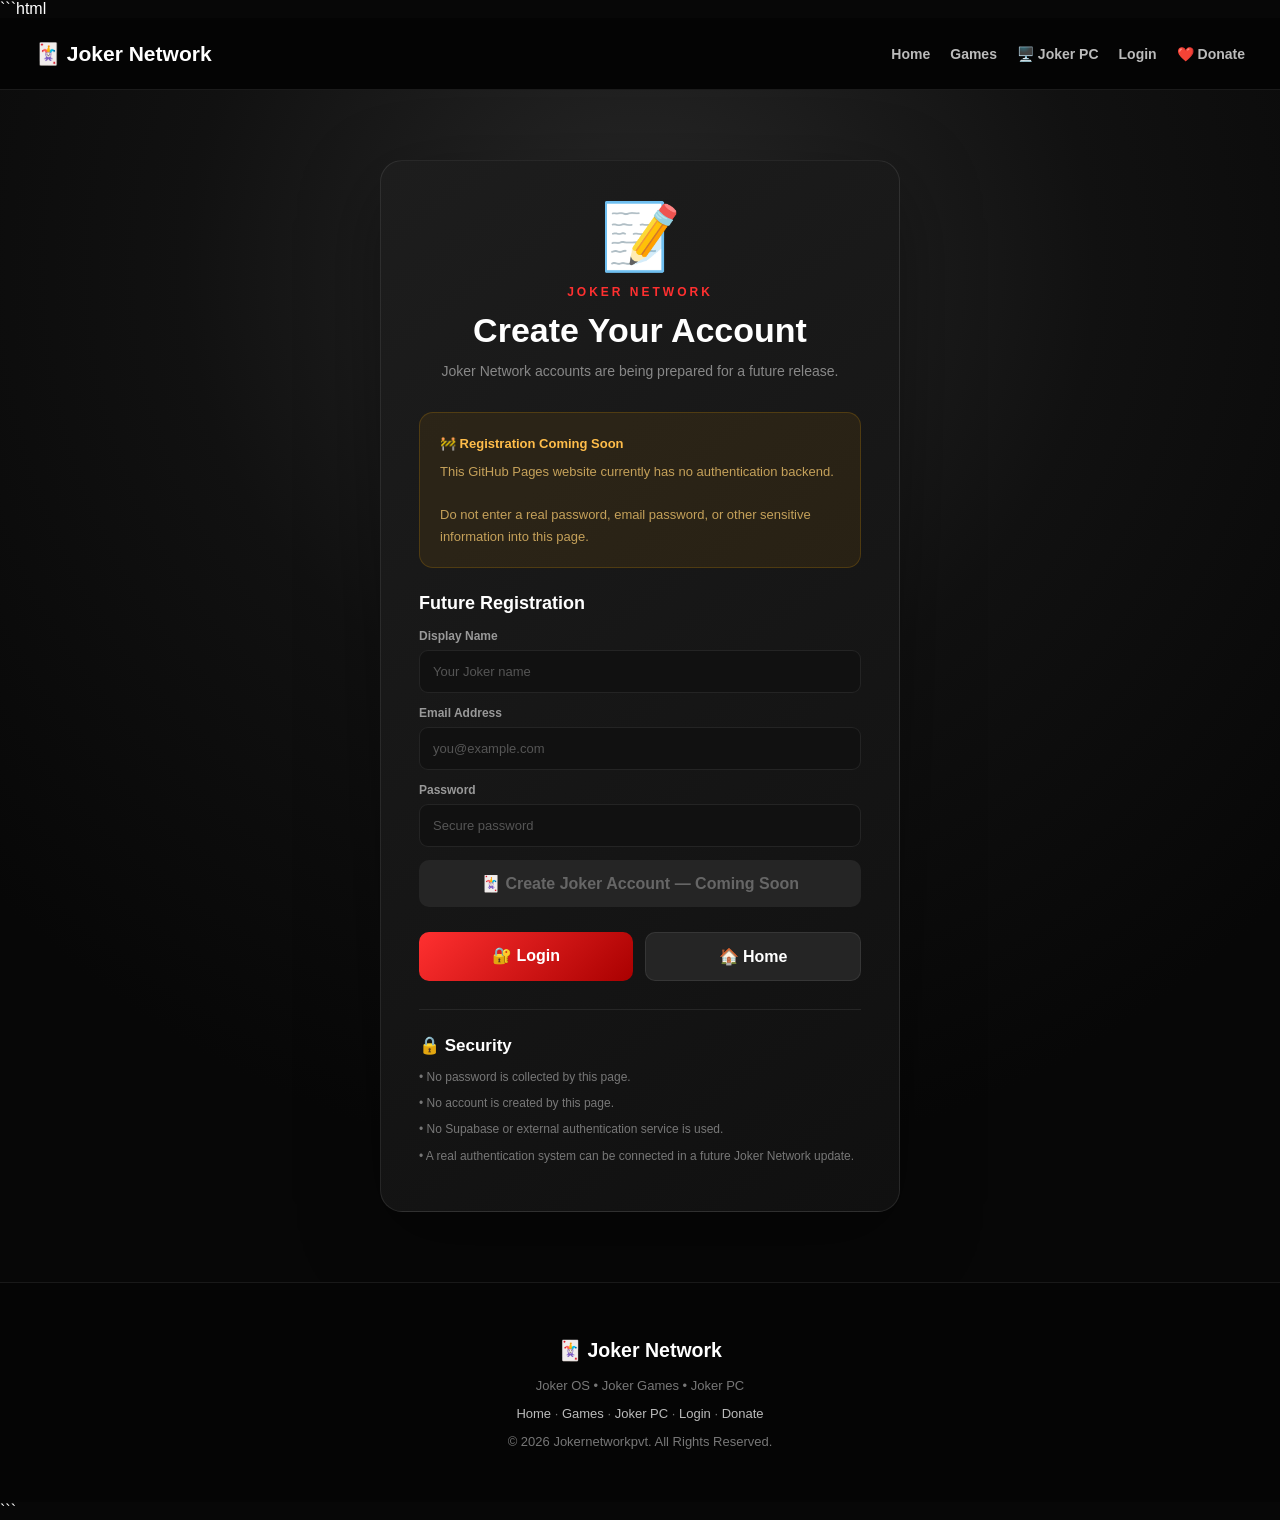
<file: register.html>
```html
<!DOCTYPE html>
<html lang="en">

<head>

    <meta charset="UTF-8">

    <meta name="viewport"
          content="width=device-width, initial-scale=1.0">

    <meta name="description"
          content="Joker Network account registration">

    <title>Register | Joker Network</title>


    <style>

        * {
            box-sizing: border-box;
        }


        html {
            scroll-behavior: smooth;
        }


        body {

            margin: 0;

            min-height: 100vh;

            display: flex;

            flex-direction: column;

            font-family:
                Arial,
                Helvetica,
                sans-serif;

            color: #ffffff;

            background: #070707;

        }


        a {

            color: inherit;

            text-decoration: none;

        }


        /* =========================
           HEADER
        ========================= */

        header {

            min-height: 72px;

            padding: 0 35px;

            display: flex;

            align-items: center;

            justify-content: space-between;

            gap: 20px;

            background:
                rgba(5,5,5,0.96);

            border-bottom:
                1px solid
                rgba(255,255,255,0.09);

        }


        .logo {

            font-size: 21px;

            font-weight: 900;

            white-space: nowrap;

        }


        nav {

            display: flex;

            gap: 20px;

            flex-wrap: wrap;

        }


        nav a {

            color: #bbbbbb;

            font-size: 14px;

            font-weight: 700;

        }


        nav a:hover {

            color: #ffffff;

        }


        /* =========================
           MAIN
        ========================= */

        main {

            flex: 1;

            display: flex;

            align-items: center;

            justify-content: center;

            padding: 70px 20px;

            background:
                radial-gradient(
                    circle at 50% 15%,
                    #292929 0%,
                    #111111 38%,
                    #070707 75%
                );

        }


        .register-card {

            width: 100%;

            max-width: 520px;

            padding: 38px;

            border-radius: 22px;

            background:
                linear-gradient(
                    145deg,
                    #1d1d1d,
                    #101010
                );

            border:
                1px solid
                rgba(255,255,255,0.09);

            box-shadow:
                0 25px 80px
                rgba(0,0,0,0.35);

            text-align: center;

        }


        .icon {

            font-size: 65px;

            margin-bottom: 10px;

        }


        .tag {

            color: #ff3030;

            font-size: 12px;

            font-weight: 900;

            letter-spacing: 3px;

        }


        h1 {

            margin:
                12px 0 10px;

            font-size:
                34px;

        }


        .intro {

            margin:
                0 auto 28px;

            color:
                #888888;

            line-height:
                1.7;

            font-size:
                14px;

        }


        /* =========================
           STATUS
        ========================= */

        .status {

            padding:
                20px;

            border-radius:
                14px;

            background:
                rgba(255,170,0,0.08);

            border:
                1px solid
                rgba(255,170,0,0.18);

            color:
                #c5a15a;

            line-height:
                1.65;

            font-size:
                13px;

            text-align:
                left;

        }


        .status strong {

            display:
                block;

            margin-bottom:
                7px;

            color:
                #ffbd4a;

        }


        /* =========================
           FUTURE FORM PREVIEW
        ========================= */

        .form-preview {

            margin-top:
                25px;

            text-align:
                left;

        }


        .form-preview h2 {

            margin:
                0 0 15px;

            font-size:
                18px;

        }


        .fake-field {

            margin-bottom:
                13px;

        }


        .fake-label {

            display:
                block;

            margin-bottom:
                7px;

            color:
                #999999;

            font-size:
                12px;

            font-weight:
                700;

        }


        .fake-input {

            width:
                100%;

            padding:
                13px;

            border-radius:
                9px;

            background:
                #111111;

            border:
                1px solid
                rgba(255,255,255,0.08);

            color:
                #555555;

            font-size:
                13px;

        }


        .fake-button {

            width:
                100%;

            margin-top:
                5px;

            padding:
                14px;

            border-radius:
                10px;

            background:
                #252525;

            color:
                #666666;

            text-align:
                center;

            font-weight:
                900;

            cursor:
                not-allowed;

        }


        /* =========================
           BUTTONS
        ========================= */

        .buttons {

            display:
                flex;

            gap:
                12px;

            margin-top:
                25px;

        }


        .button {

            flex:
                1;

            padding:
                14px 18px;

            border-radius:
                10px;

            font-weight:
                900;

            text-align:
                center;

        }


        .primary {

            background:
                linear-gradient(
                    135deg,
                    #ff3030,
                    #a90000
                );

        }


        .secondary {

            background:
                #252525;

            border:
                1px solid
                rgba(255,255,255,0.08);

        }


        .button:hover {

            opacity:
                0.88;

        }


        /* =========================
           SECURITY
        ========================= */

        .security {

            margin-top:
                28px;

            padding-top:
                25px;

            border-top:
                1px solid
                rgba(255,255,255,0.08);

            text-align:
                left;

        }


        .security h2 {

            margin:
                0 0 12px;

            font-size:
                17px;

        }


        .security p {

            margin:
                7px 0;

            color:
                #777777;

            font-size:
                12px;

            line-height:
                1.6;

        }


        /* =========================
           FOOTER
        ========================= */

        footer {

            padding:
                40px 20px;

            text-align:
                center;

            background:
                #050505;

            border-top:
                1px solid
                rgba(255,255,255,0.08);

            color:
                #777777;

            font-size:
                13px;

        }


        footer h2 {

            color:
                #ffffff;

        }


        footer a {

            color:
                #bbbbbb;

        }


        /* =========================
           MOBILE
        ========================= */

        @media (max-width: 650px) {

            header {

                padding:
                    15px 20px;

                flex-direction:
                    column;

                align-items:
                    flex-start;

            }


            nav {

                gap:
                    11px;

            }


            main {

                padding:
                    45px 15px;

            }


            .register-card {

                padding:
                    28px 20px;

            }


            .buttons {

                flex-direction:
                    column;

            }

        }

    </style>

</head>


<body>


<!-- =========================
     HEADER
========================= -->

<header>


    <div class="logo">

        🃏 Joker Network

    </div>


    <nav>

        <a href="index.html">
            Home
        </a>

        <a href="games.html">
            Games
        </a>

        <a href="shop.html">
            🖥️ Joker PC
        </a>

        <a href="login.html">
            Login
        </a>

        <a href="donate.html">
            ❤️ Donate
        </a>

    </nav>


</header>



<!-- =========================
     REGISTER
========================= -->

<main>


    <div class="register-card">


        <div class="icon">

            📝

        </div>


        <div class="tag">

            JOKER NETWORK

        </div>


        <h1>

            Create Your Account

        </h1>


        <p class="intro">

            Joker Network accounts are being
            prepared for a future release.

        </p>



        <div class="status">


            <strong>

                🚧 Registration Coming Soon

            </strong>


            This GitHub Pages website currently
            has no authentication backend.

            <br><br>

            Do not enter a real password,
            email password, or other sensitive
            information into this page.

        </div>



        <!-- =====================
             FUTURE FORM PREVIEW
        ====================== -->

        <div class="form-preview">


            <h2>

                Future Registration

            </h2>


            <div class="fake-field">


                <label class="fake-label">

                    Display Name

                </label>


                <div class="fake-input">

                    Your Joker name

                </div>


            </div>



            <div class="fake-field">


                <label class="fake-label">

                    Email Address

                </label>


                <div class="fake-input">

                    you@example.com

                </div>


            </div>



            <div class="fake-field">


                <label class="fake-label">

                    Password

                </label>


                <div class="fake-input">

                    Secure password

                </div>


            </div>



            <div class="fake-button">

                🃏 Create Joker Account — Coming Soon

            </div>


        </div>



        <!-- =====================
             BUTTONS
        ====================== -->

        <div class="buttons">


            <a
                href="login.html"
                class="button primary"
            >

                🔐 Login

            </a>


            <a
                href="index.html"
                class="button secondary"
            >

                🏠 Home

            </a>


        </div>



        <!-- =====================
             SECURITY
        ====================== -->

        <div class="security">


            <h2>

                🔒 Security

            </h2>


            <p>

                • No password is collected by
                this page.

            </p>


            <p>

                • No account is created by this
                page.

            </p>


            <p>

                • No Supabase or external
                authentication service is used.

            </p>


            <p>

                • A real authentication system
                can be connected in a future
                Joker Network update.

            </p>


        </div>


    </div>


</main>



<!-- =========================
     FOOTER
========================= -->

<footer>


    <h2>

        🃏 Joker Network

    </h2>


    <p>

        Joker OS • Joker Games • Joker PC

    </p>


    <p>

        <a href="index.html">
            Home
        </a>

        ·

        <a href="games.html">
            Games
        </a>

        ·

        <a href="shop.html">
            Joker PC
        </a>

        ·

        <a href="login.html">
            Login
        </a>

        ·

        <a href="donate.html">
            Donate
        </a>

    </p>


    <p>

        © 2026 Jokernetworkpvt.
        All Rights Reserved.

    </p>


</footer>


</body>

</html>
```
</file>
